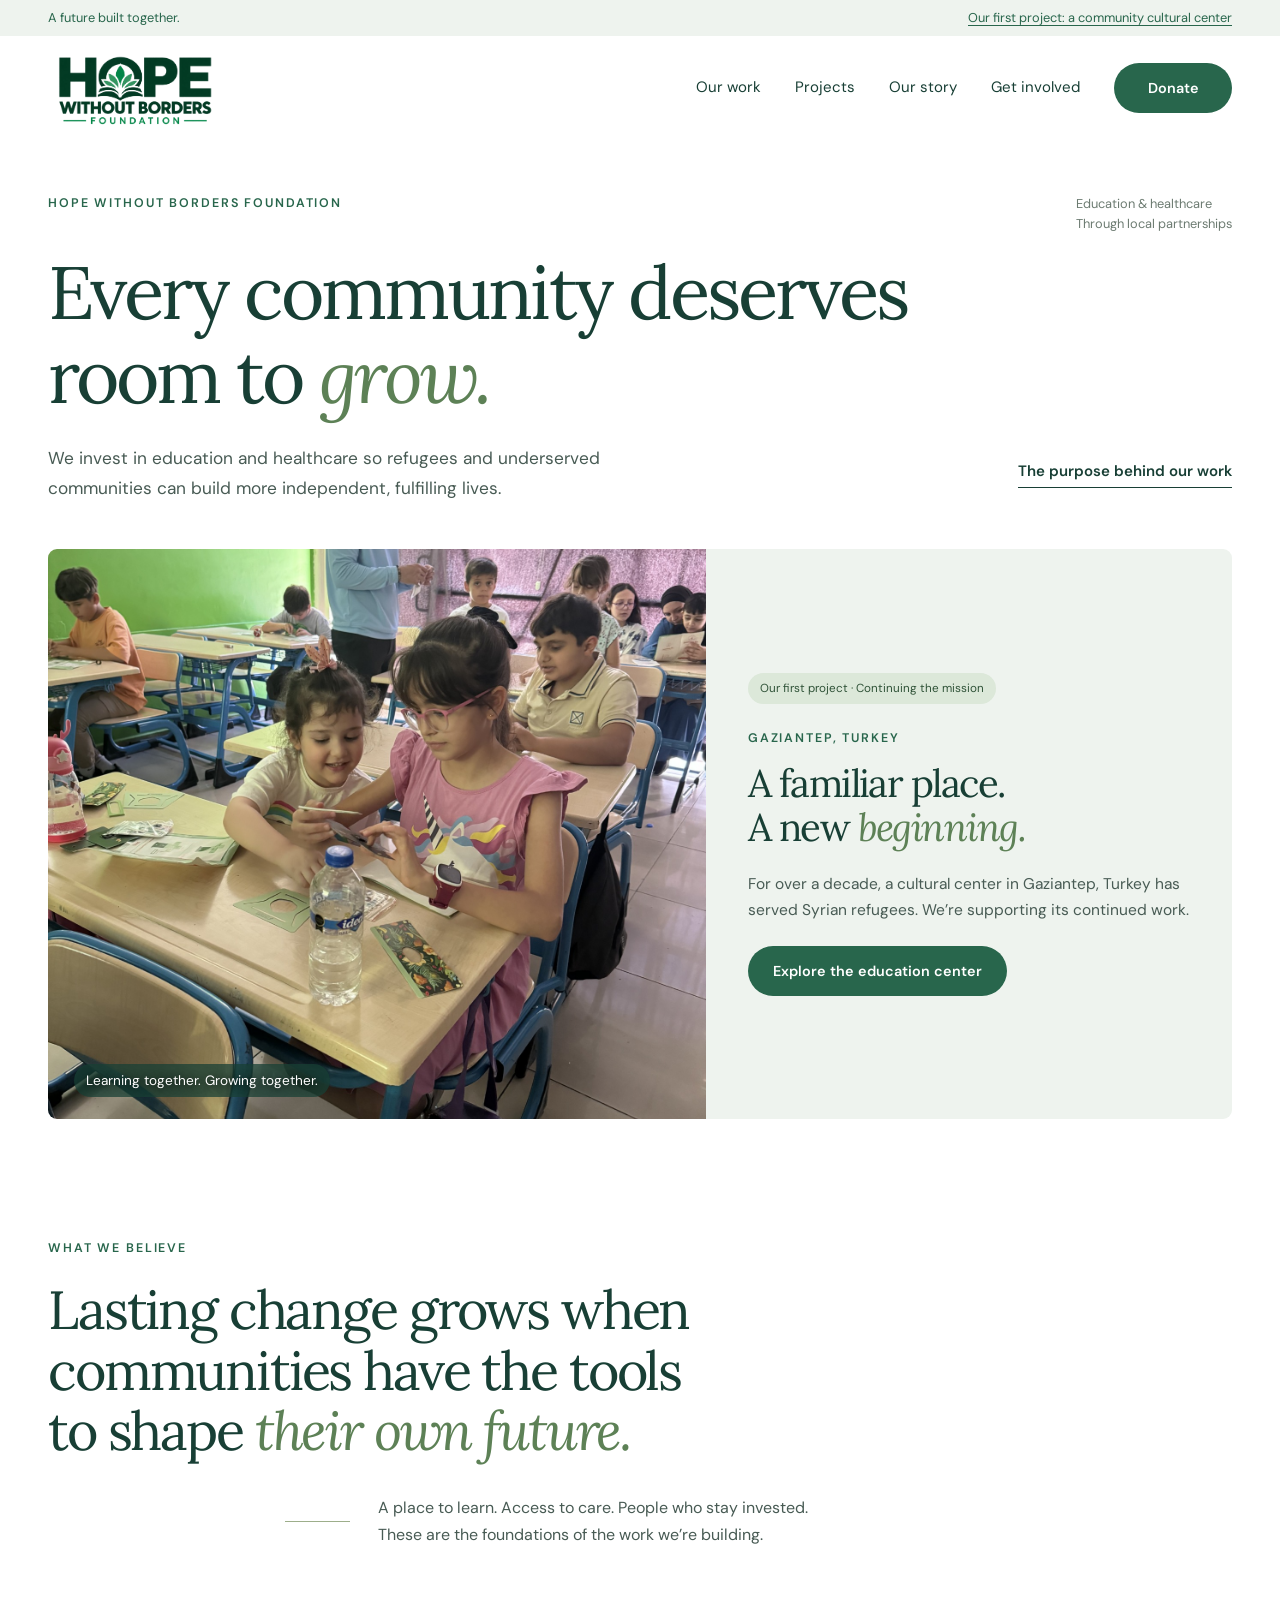
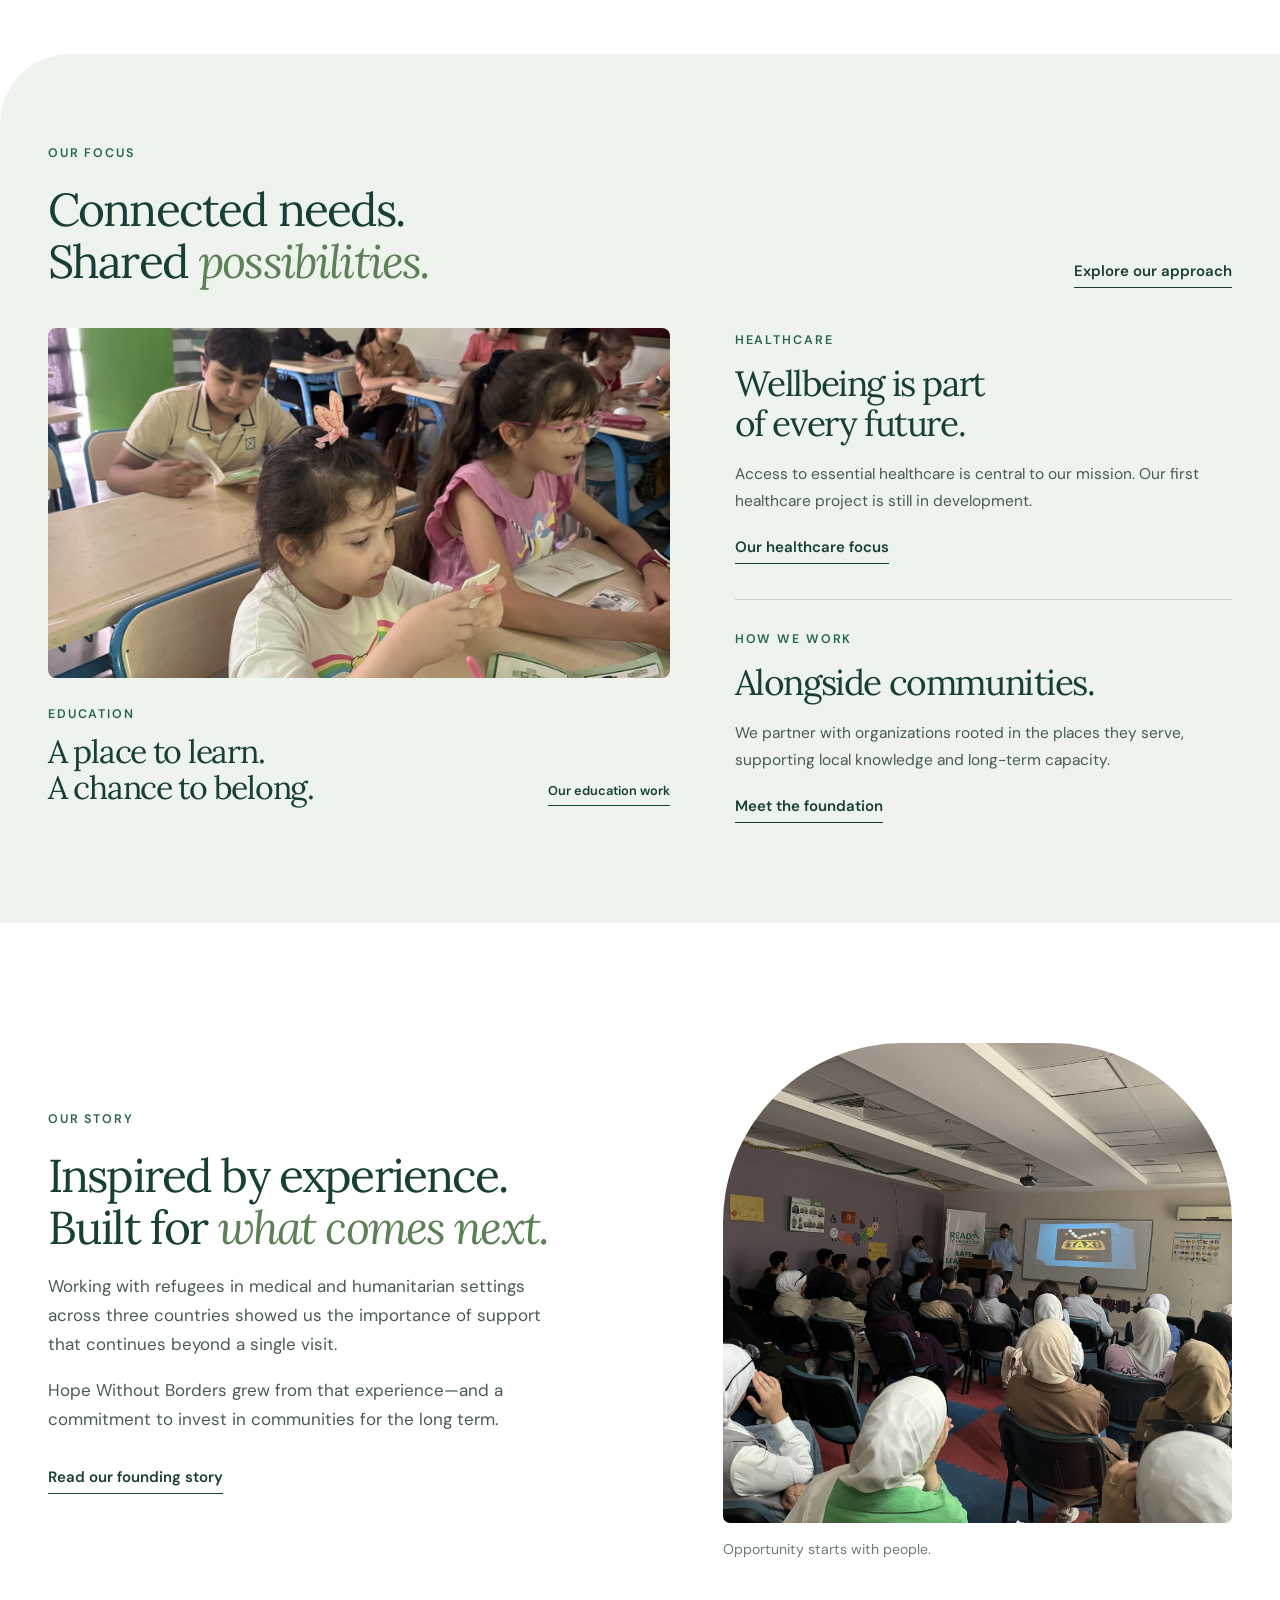
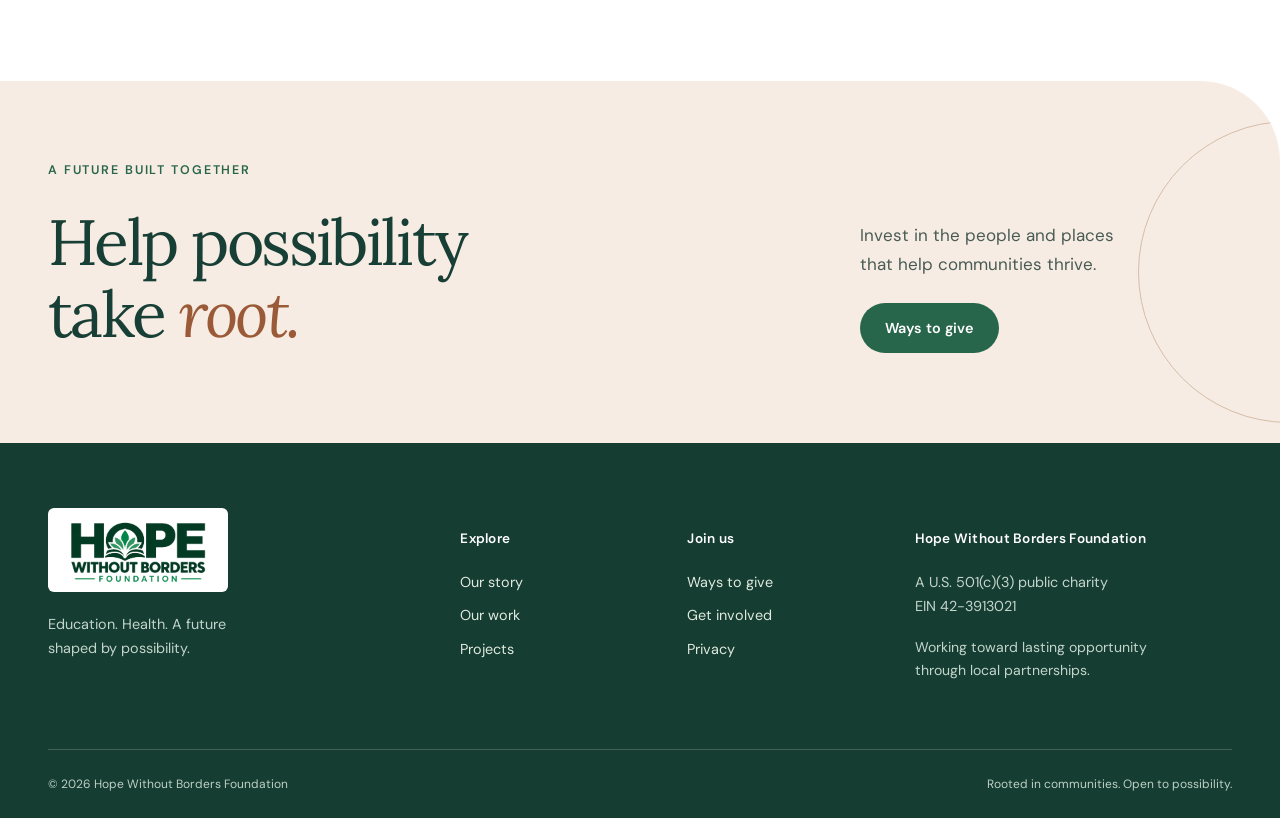
<file: index.html>
<!doctype html><html lang="en"><head><meta charset="utf-8"/><meta content="width=device-width, initial-scale=1" name="viewport"/><title>Home | Hope Without Borders Foundation</title><meta content="Supporting education, healthcare, and lasting opportunity for refugees and underserved communities." name="description"/><meta content="#183f35" name="theme-color"/><link href="assets/hwb-logo.png" rel="icon"/><link href="assets/styles.css?v=20261125" rel="stylesheet"/><script defer="" src="assets/config.js?v=20261125"></script><script defer="" src="assets/site.js?v=20261125"></script></head><body class="page-index"><a class="skip" href="#main">Skip to content</a><div class="utility"><div class="wrap"><span>A future built together.</span><a href="cultural-center.html">Our first project: a community cultural center</a></div></div><header><div class="wrap header"><a class="brand" href="index.html"><img src="assets/hwb-logo.png" alt="Hope Without Borders Foundation home" width="1774" height="887"></a><button class="menu-toggle" aria-expanded="false" aria-controls="main-nav" hidden>Menu</button><nav id="main-nav" aria-label="Main navigation"><a href="our-work.html">Our work</a><a href="projects.html">Projects</a><a href="about.html">Our story</a><a href="contact.html">Get involved</a><a class="button" href="donate.html">Donate</a></nav></div></header><main id="main"><section class="home-intro wrap"><div class="intro-top"><p class="eyebrow">Hope Without Borders Foundation</p><span class="intro-note">Education &amp; healthcare<br/>Through local partnerships</span></div><h1>Every community deserves<br/>room to <em>grow.</em></h1><div class="intro-bottom"><p>We invest in education and healthcare so refugees and underserved communities can build more independent, fulfilling lives.</p><a class="text-link" href="about.html">The purpose behind our work</a></div></section><section aria-label="Our first project" class="home-feature wrap"><div class="feature-photo"><img alt="Children sharing a classroom learning activity." class="hero-photo" loading="lazy" src="assets/photos/classroom-learning.jpg"/><span class="photo-label">Learning together. Growing together.</span></div><div class="feature-story"><span class="pill">Our first project · Continuing the mission</span><p class="eyebrow">Gaziantep, Turkey</p><h2>A familiar place.<br/>A new <em>beginning.</em></h2><p>For over a decade, a cultural center in Gaziantep, Turkey has served Syrian refugees. We’re supporting its continued work.</p><a class="button" href="cultural-center.html">Explore the education center</a></div></section><section class="belief wrap"><p class="eyebrow">What we believe</p><h2>Lasting change grows when<br/>communities have the tools<br/>to shape <em>their own future.</em></h2><div class="belief-bottom"><span aria-hidden="true" class="line-mark"></span><p>A place to learn. Access to care. People who stay invested.<br/>These are the foundations of the work we’re building.</p></div></section><section class="focus-section"><div class="wrap"><div class="section-heading"><div><p class="eyebrow">Our focus</p><h2>Connected needs.<br/>Shared <em>possibilities.</em></h2></div><a class="text-link" href="our-work.html">Explore our approach</a></div><div class="focus-layout"><a class="education-feature" href="education.html"><div class="image-clip"><img alt="Children making paper crafts during a learning activity." class="" loading="lazy" src="assets/photos/classroom-activity.jpg"/></div><div class="focus-caption"><div><span class="eyebrow">Education</span><h3>A place to learn.<br/>A chance to belong.</h3></div><span class="text-link">Our education work</span></div></a><div class="focus-aside"><article><span class="eyebrow">Healthcare</span><h3>Wellbeing is part<br/>of every future.</h3><p>Access to essential healthcare is central to our mission. Our first healthcare project is still in development.</p><a class="text-link" href="healthcare.html">Our healthcare focus</a></article><article class="partnership-note"><span class="eyebrow">How we work</span><h3>Alongside communities.</h3><p>We partner with organizations rooted in the places they serve, supporting local knowledge and long-term capacity.</p><a class="text-link" href="about.html">Meet the foundation</a></article></div></div></div></section><section class="origin wrap"><div class="origin-copy"><p class="eyebrow">Our story</p><h2>Inspired by experience.<br/>Built for <em>what comes next.</em></h2><p>Working with refugees in medical and humanitarian settings across three countries showed us the importance of support that continues beyond a single visit.</p><p>Hope Without Borders grew from that experience—and a commitment to invest in communities for the long term.</p><a class="text-link" href="about.html">Read our founding story</a></div><figure><img alt="Participants gathered for a group learning session." class="" loading="lazy" src="assets/photos/group-session.jpg"/><figcaption>Opportunity starts with people.</figcaption></figure></section><section class="cta"><div class="wrap"><p class="eyebrow">A future built together</p><div class="cta-row"><h2>Help possibility<br/>take <em>root.</em></h2><div><p>Invest in the people and places<br/>that help communities thrive.</p><a class="button" href="donate.html">Ways to give</a></div></div></div></section></main><footer><div class="wrap footer-top"><div><a class="footer-brand" href="index.html"><img src="assets/hwb-logo.png" alt="Hope Without Borders Foundation"></a><p>Education. Health. A future<br>shaped by possibility.</p></div><div><h2>Explore</h2><a href="about.html">Our story</a><a href="our-work.html">Our work</a><a href="projects.html">Projects</a></div><div><h2>Join us</h2><a href="donate.html">Ways to give</a><a href="contact.html">Get involved</a><a href="privacy.html">Privacy</a></div><div><h2>Hope Without Borders Foundation</h2><p>A U.S. 501(c)(3) public charity<br>EIN 42-3913021</p><p class="small">Working toward lasting opportunity<br>through local partnerships.</p></div></div><div class="wrap footer-bottom"><span>© 2026 Hope Without Borders Foundation</span><span>Rooted in communities. Open to possibility.</span></div></footer><script defer src="assets/navigation.js?v=20261125"></script></body></html>
</file>
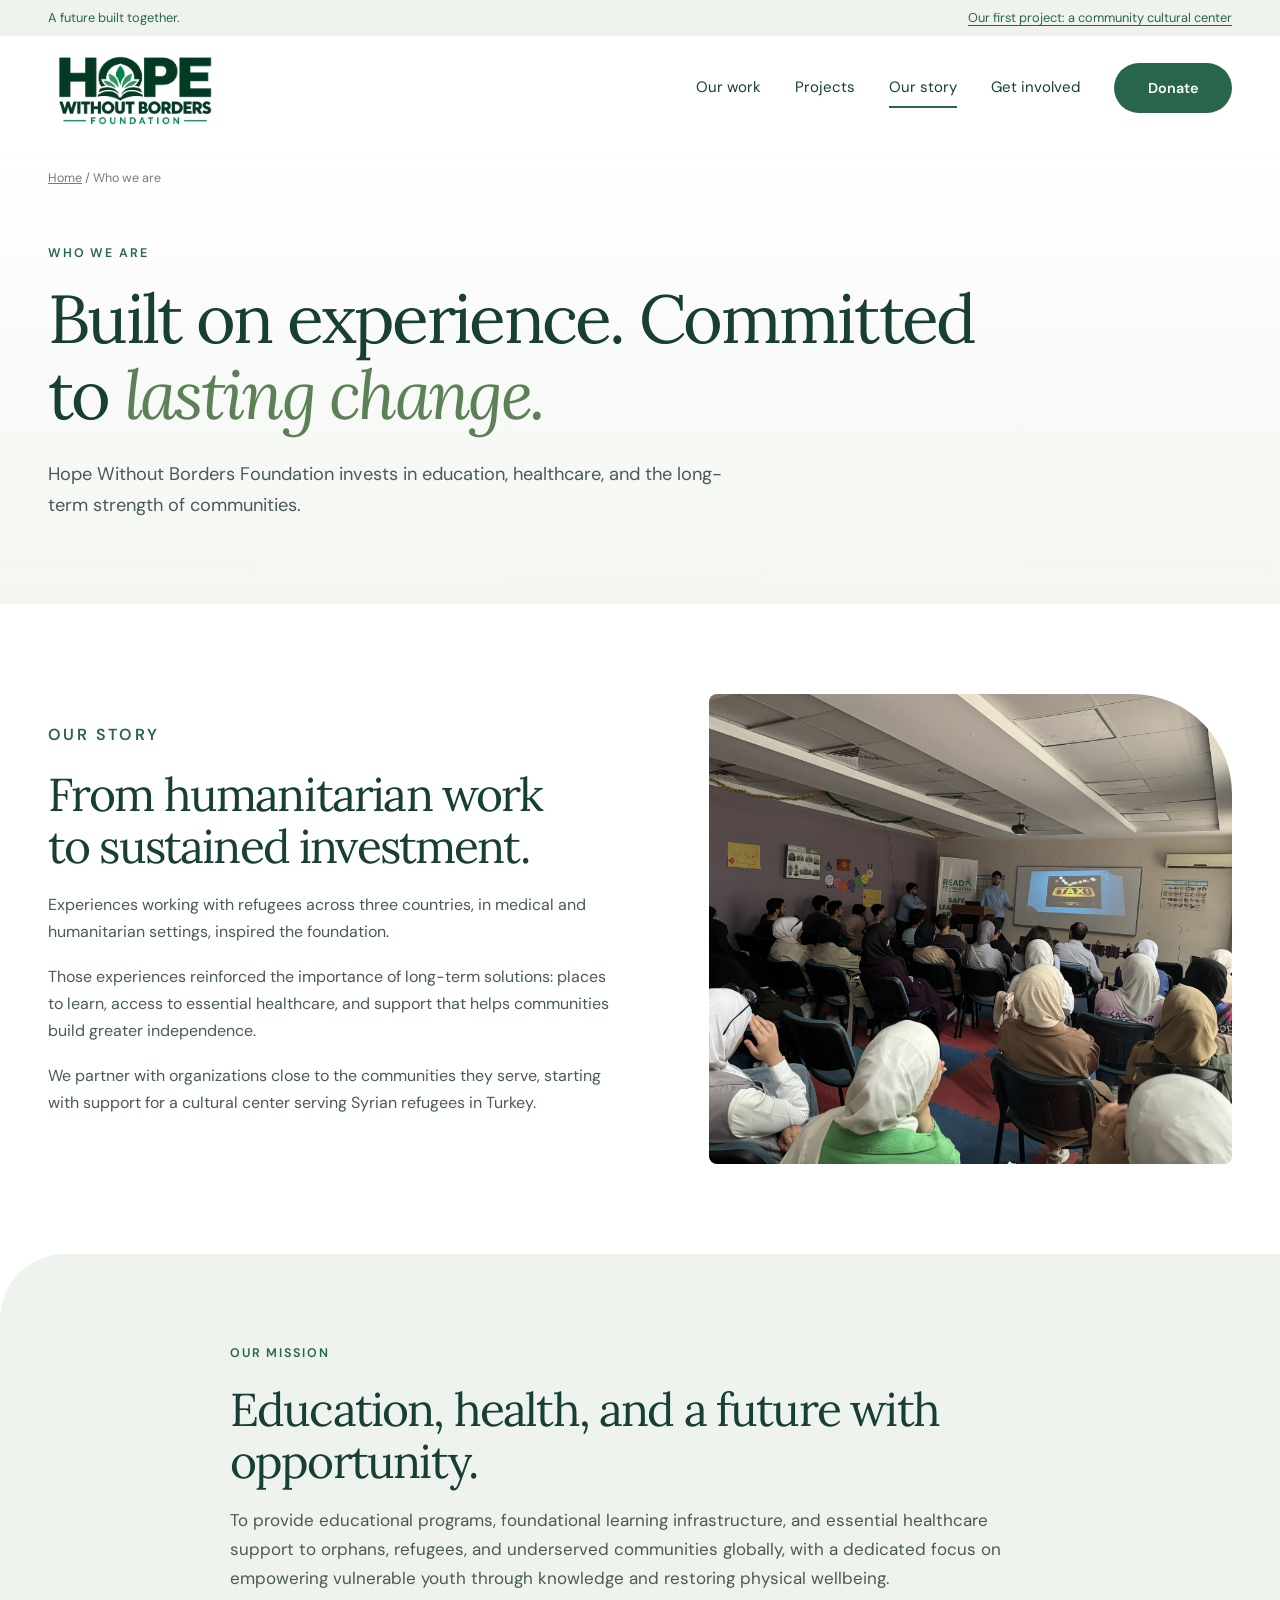
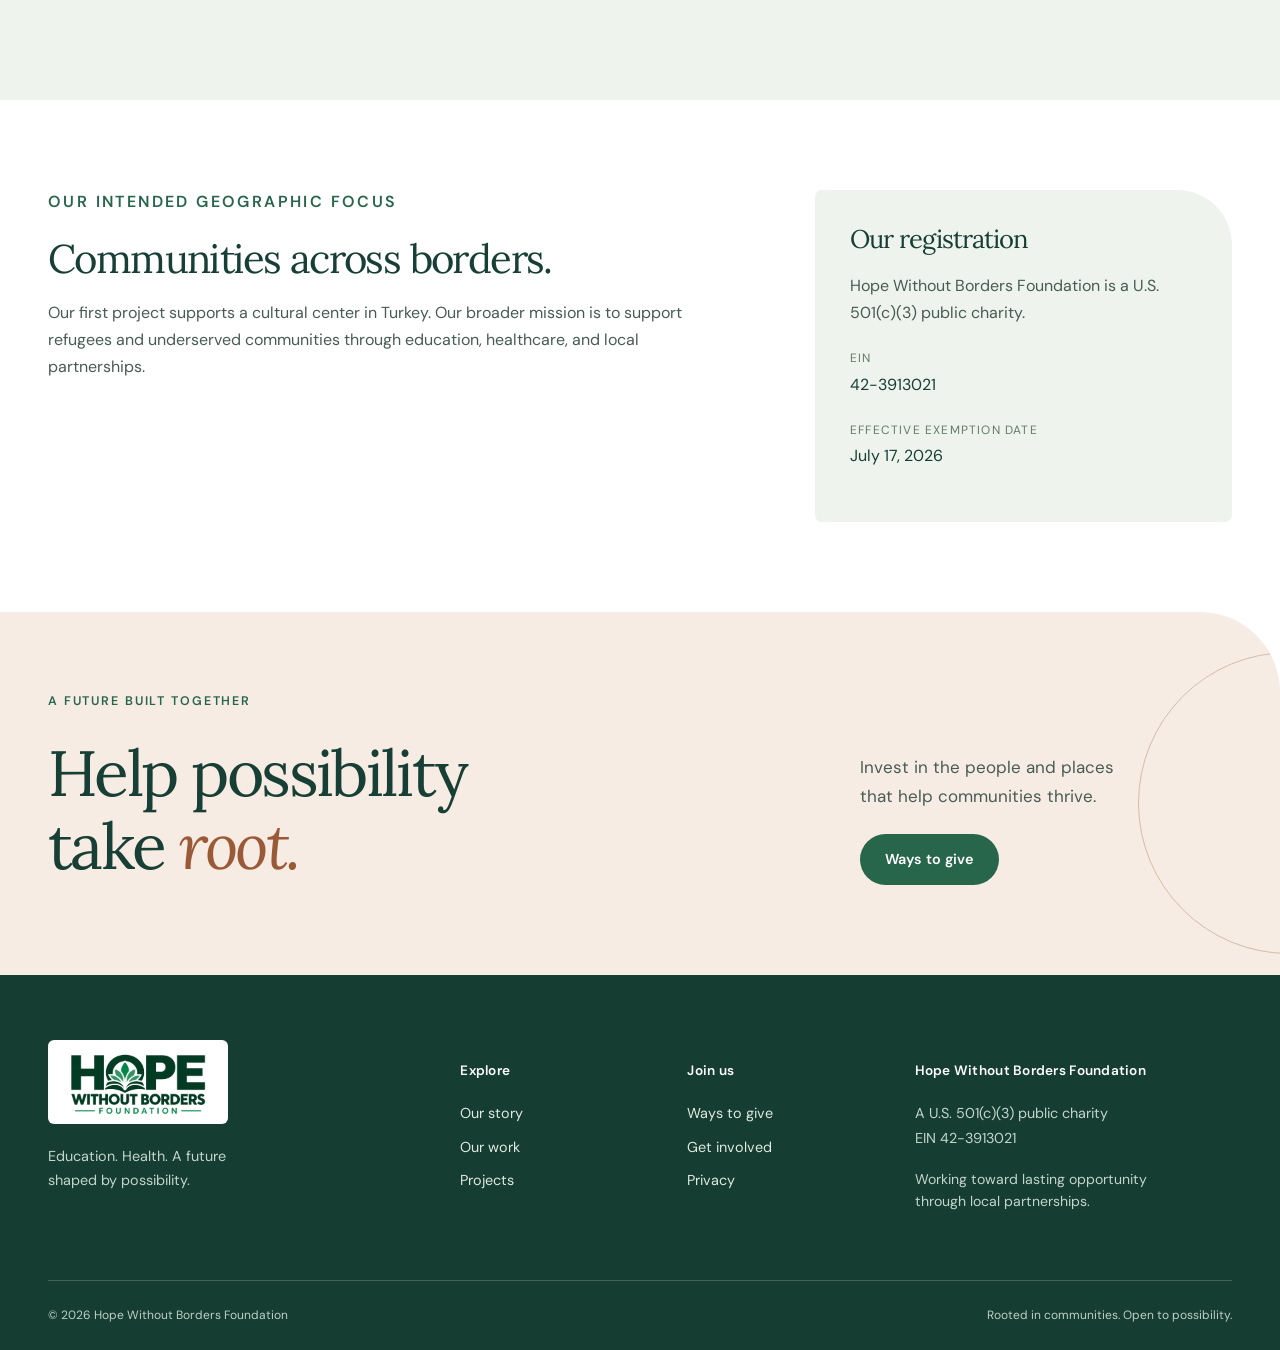
<file: about.html>
<!doctype html><html lang="en"><head><meta charset="utf-8"/><meta content="width=device-width, initial-scale=1" name="viewport"/><title>Who we are | Hope Without Borders Foundation</title><meta content="Our founding story, mission, intended geographic focus, and nonprofit registration." name="description"/><meta content="#183f35" name="theme-color"/><link href="assets/hwb-logo.png" rel="icon"/><link href="assets/styles.css?v=20261125" rel="stylesheet"/><script defer="" src="assets/config.js?v=20261125"></script><script defer="" src="assets/site.js?v=20261125"></script></head><body class="page-about"><a class="skip" href="#main">Skip to content</a><div class="utility"><div class="wrap"><span>A future built together.</span><a href="cultural-center.html">Our first project: a community cultural center</a></div></div><header><div class="wrap header"><a class="brand" href="index.html"><img src="assets/hwb-logo.png" alt="Hope Without Borders Foundation home" width="1774" height="887"></a><button class="menu-toggle" aria-expanded="false" aria-controls="main-nav" hidden>Menu</button><nav id="main-nav" aria-label="Main navigation"><a href="our-work.html">Our work</a><a href="projects.html">Projects</a><a href="about.html" aria-current="page">Our story</a><a href="contact.html">Get involved</a><a class="button" href="donate.html">Donate</a></nav></div></header><main id="main"><section class="page-intro about-intro"><div class="wrap"><div class="crumb"><a href="index.html">Home</a> / Who we are</div><p class="eyebrow">Who we are</p><h1 class="display-title">Built on experience. Committed to <em>lasting change.</em></h1><p class="lead">Hope Without Borders Foundation invests in education, healthcare, and the long-term strength of communities.</p></div></section><section class="wrap section story-grid"><div><p class="eyebrow">Our story</p><h2>From humanitarian work<br/>to sustained investment.</h2><p>Experiences working with refugees across three countries, in medical and humanitarian settings, inspired the foundation.</p><p>Those experiences reinforced the importance of long-term solutions: places to learn, access to essential healthcare, and support that helps communities build greater independence.</p><p>We partner with organizations close to the communities they serve, starting with support for a cultural center serving Syrian refugees in Turkey.</p></div><img alt="Participants gathered for a learning session." class="" loading="lazy" src="assets/photos/group-session.jpg"/></section><section class="pale section"><div class="wrap narrow"><p class="eyebrow">Our mission</p><h2>Education, health, and a future with opportunity.</h2><p>To provide educational programs, foundational learning infrastructure, and essential healthcare support to orphans, refugees, and underserved communities globally, with a dedicated focus on empowering vulnerable youth through knowledge and restoring physical wellbeing.</p></div></section><section class="wrap section detail-grid"><div><p class="eyebrow">Our intended geographic focus</p><h2>Communities across borders.</h2><p>Our first project supports a cultural center in Turkey. Our broader mission is to support refugees and underserved communities through education, healthcare, and local partnerships.</p></div><aside class="facts"><h3>Our registration</h3><p>Hope Without Borders Foundation is a U.S. 501(c)(3) public charity.</p><dl><dt>EIN</dt><dd>42-3913021</dd><dt>Effective exemption date</dt><dd>July 17, 2026</dd></dl></aside></section><section class="cta"><div class="wrap"><p class="eyebrow">A future built together</p><div class="cta-row"><h2>Help possibility<br/>take <em>root.</em></h2><div><p>Invest in the people and places<br/>that help communities thrive.</p><a class="button" href="donate.html">Ways to give</a></div></div></div></section></main><footer><div class="wrap footer-top"><div><a class="footer-brand" href="index.html"><img src="assets/hwb-logo.png" alt="Hope Without Borders Foundation"></a><p>Education. Health. A future<br>shaped by possibility.</p></div><div><h2>Explore</h2><a href="about.html">Our story</a><a href="our-work.html">Our work</a><a href="projects.html">Projects</a></div><div><h2>Join us</h2><a href="donate.html">Ways to give</a><a href="contact.html">Get involved</a><a href="privacy.html">Privacy</a></div><div><h2>Hope Without Borders Foundation</h2><p>A U.S. 501(c)(3) public charity<br>EIN 42-3913021</p><p class="small">Working toward lasting opportunity<br>through local partnerships.</p></div></div><div class="wrap footer-bottom"><span>© 2026 Hope Without Borders Foundation</span><span>Rooted in communities. Open to possibility.</span></div></footer><script defer src="assets/navigation.js?v=20261125"></script></body></html>
</file>
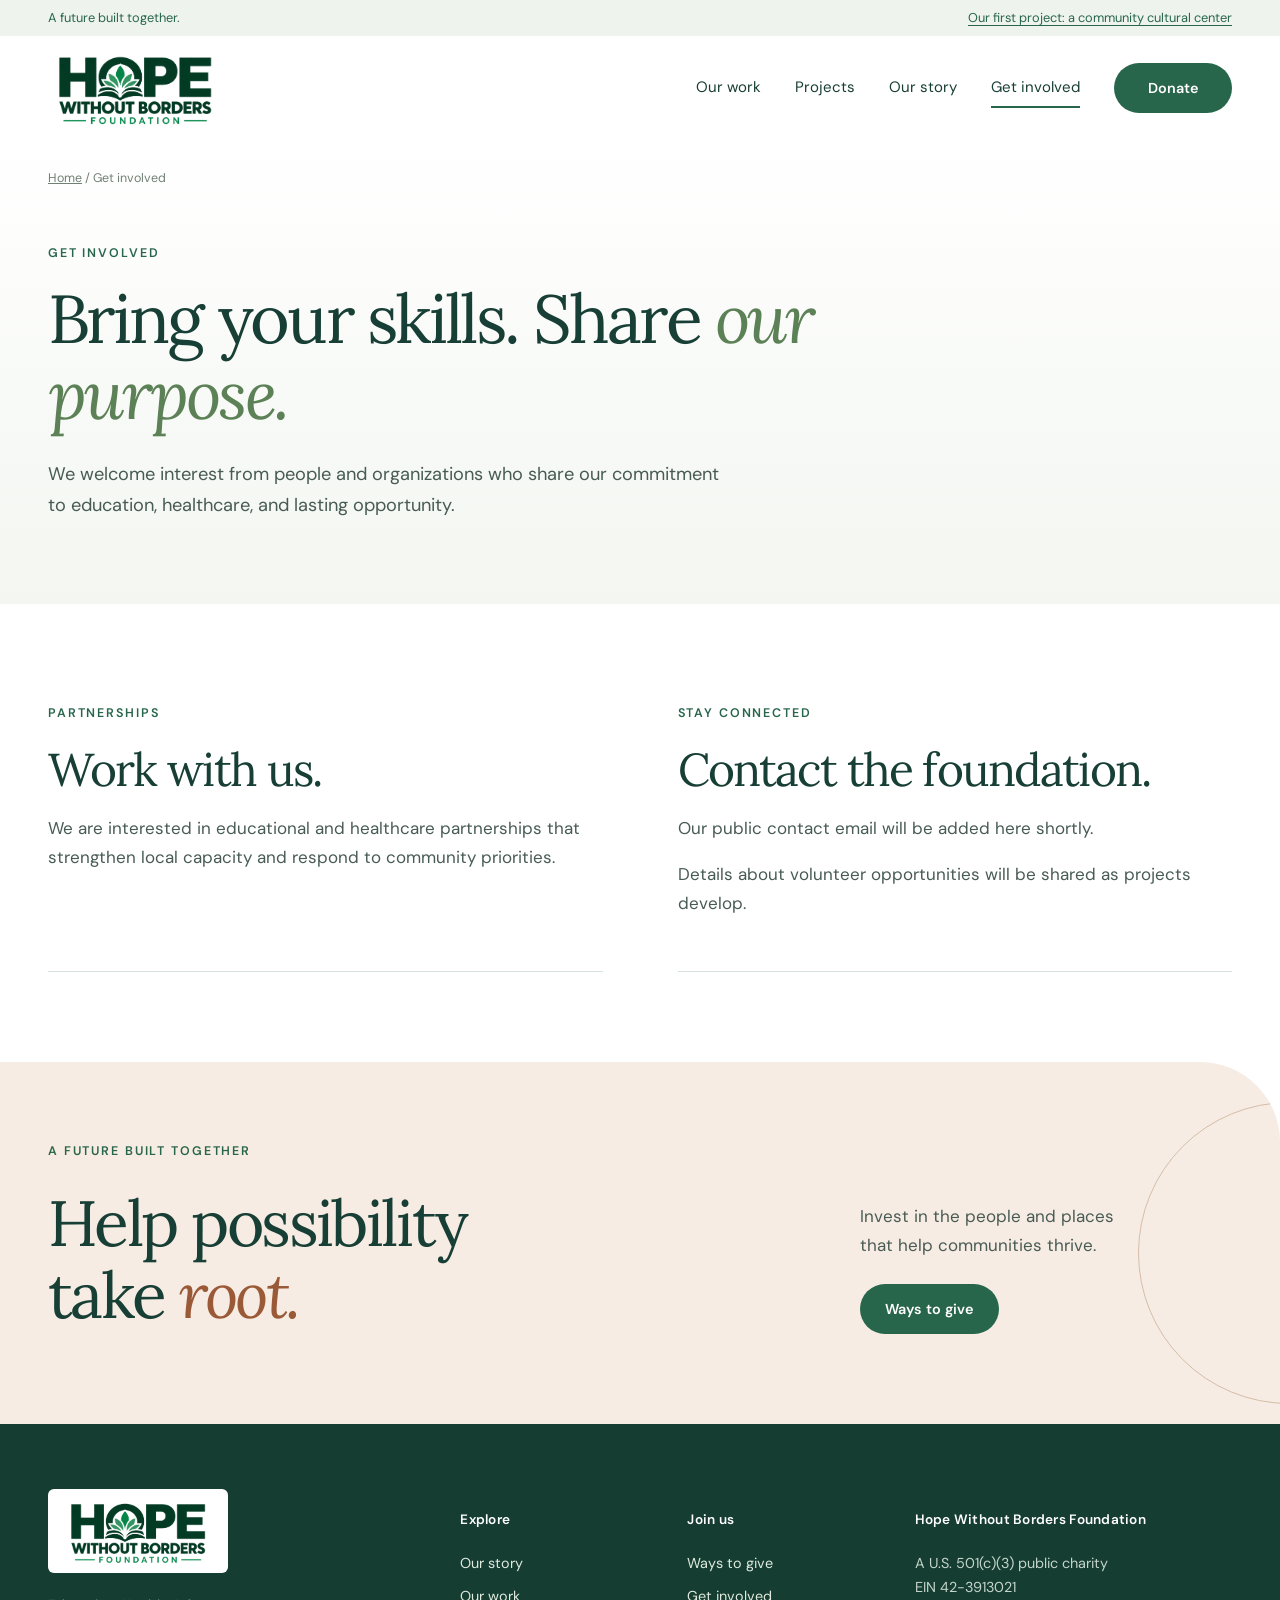
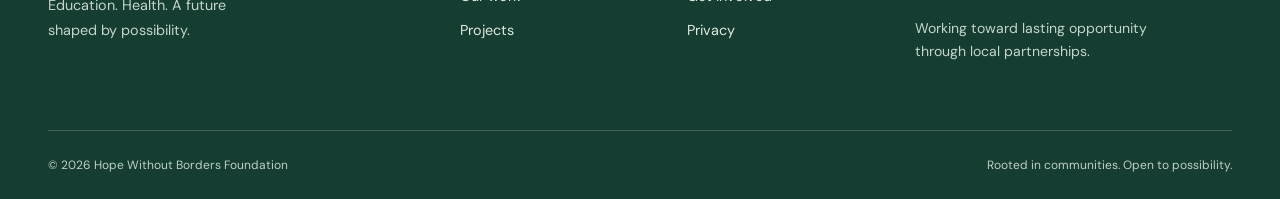
<file: contact.html>
<!doctype html><html lang="en"><head><meta charset="utf-8"/><meta content="width=device-width, initial-scale=1" name="viewport"/><title>Get involved | Hope Without Borders Foundation</title><meta content="Explore ways to support Hope Without Borders Foundation." name="description"/><meta content="#183f35" name="theme-color"/><link href="assets/hwb-logo.png" rel="icon"/><link href="assets/styles.css?v=20261125" rel="stylesheet"/><script defer="" src="assets/config.js?v=20261125"></script><script defer="" src="assets/site.js?v=20261125"></script></head><body class="page-contact"><a class="skip" href="#main">Skip to content</a><div class="utility"><div class="wrap"><span>A future built together.</span><a href="cultural-center.html">Our first project: a community cultural center</a></div></div><header><div class="wrap header"><a class="brand" href="index.html"><img src="assets/hwb-logo.png" alt="Hope Without Borders Foundation home" width="1774" height="887"></a><button class="menu-toggle" aria-expanded="false" aria-controls="main-nav" hidden>Menu</button><nav id="main-nav" aria-label="Main navigation"><a href="our-work.html">Our work</a><a href="projects.html">Projects</a><a href="about.html">Our story</a><a href="contact.html" aria-current="page">Get involved</a><a class="button" href="donate.html">Donate</a></nav></div></header><main id="main"><section class="page-intro contact-intro"><div class="wrap"><div class="crumb"><a href="index.html">Home</a> / Get involved</div><p class="eyebrow">Get involved</p><h1 class="display-title">Bring your skills. Share <em>our purpose.</em></h1><p class="lead">We welcome interest from people and organizations who share our commitment to education, healthcare, and lasting opportunity.</p></div></section><section class="wrap section work-grid"><article class="work-card"><p class="eyebrow">Partnerships</p><h2>Work with us.</h2><p>We are interested in educational and healthcare partnerships that strengthen local capacity and respond to community priorities.</p></article><article class="work-card"><p class="eyebrow">Stay connected</p><h2>Contact the foundation.</h2><div data-contact=""><p>Our public contact email will be added here shortly.</p></div><p>Details about volunteer opportunities will be shared as projects develop.</p></article></section><section class="cta"><div class="wrap"><p class="eyebrow">A future built together</p><div class="cta-row"><h2>Help possibility<br/>take <em>root.</em></h2><div><p>Invest in the people and places<br/>that help communities thrive.</p><a class="button" href="donate.html">Ways to give</a></div></div></div></section></main><footer><div class="wrap footer-top"><div><a class="footer-brand" href="index.html"><img src="assets/hwb-logo.png" alt="Hope Without Borders Foundation"></a><p>Education. Health. A future<br>shaped by possibility.</p></div><div><h2>Explore</h2><a href="about.html">Our story</a><a href="our-work.html">Our work</a><a href="projects.html">Projects</a></div><div><h2>Join us</h2><a href="donate.html">Ways to give</a><a href="contact.html">Get involved</a><a href="privacy.html">Privacy</a></div><div><h2>Hope Without Borders Foundation</h2><p>A U.S. 501(c)(3) public charity<br>EIN 42-3913021</p><p class="small">Working toward lasting opportunity<br>through local partnerships.</p></div></div><div class="wrap footer-bottom"><span>© 2026 Hope Without Borders Foundation</span><span>Rooted in communities. Open to possibility.</span></div></footer><script defer src="assets/navigation.js?v=20261125"></script></body></html>
</file>
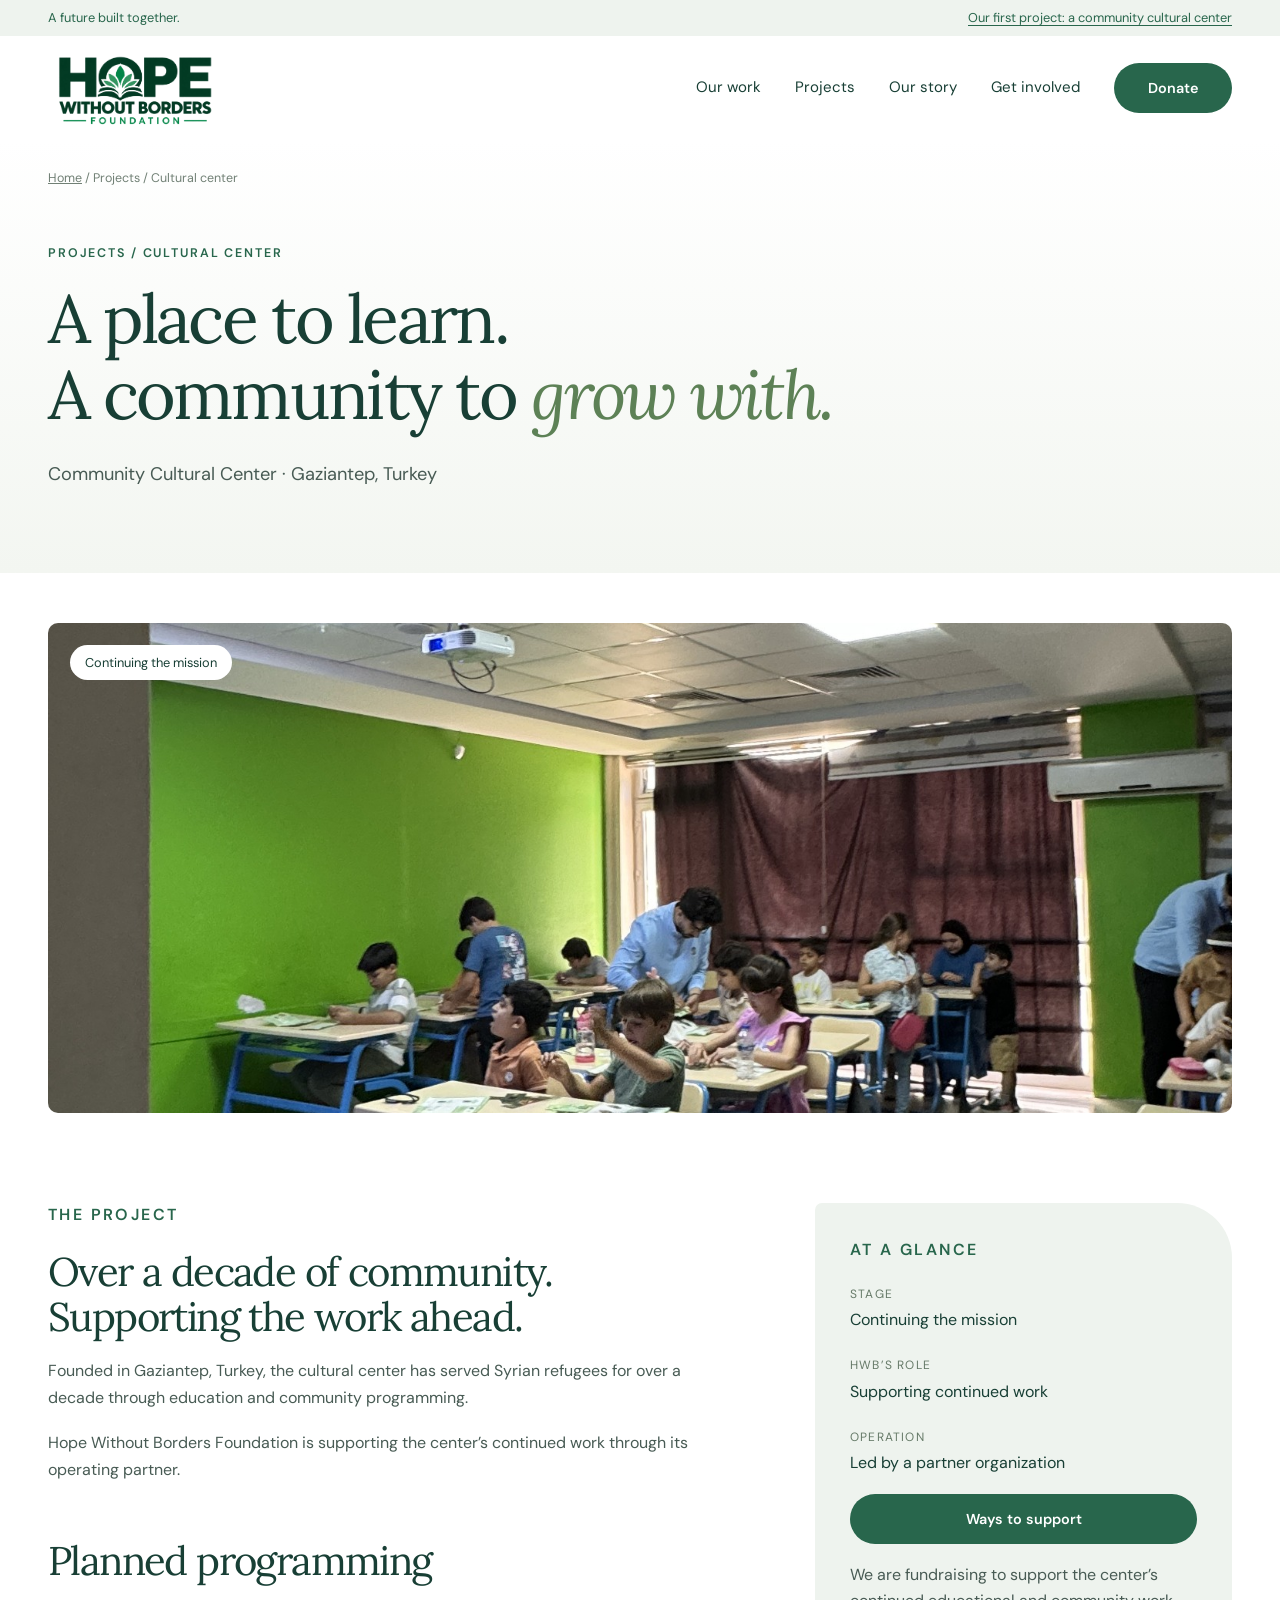
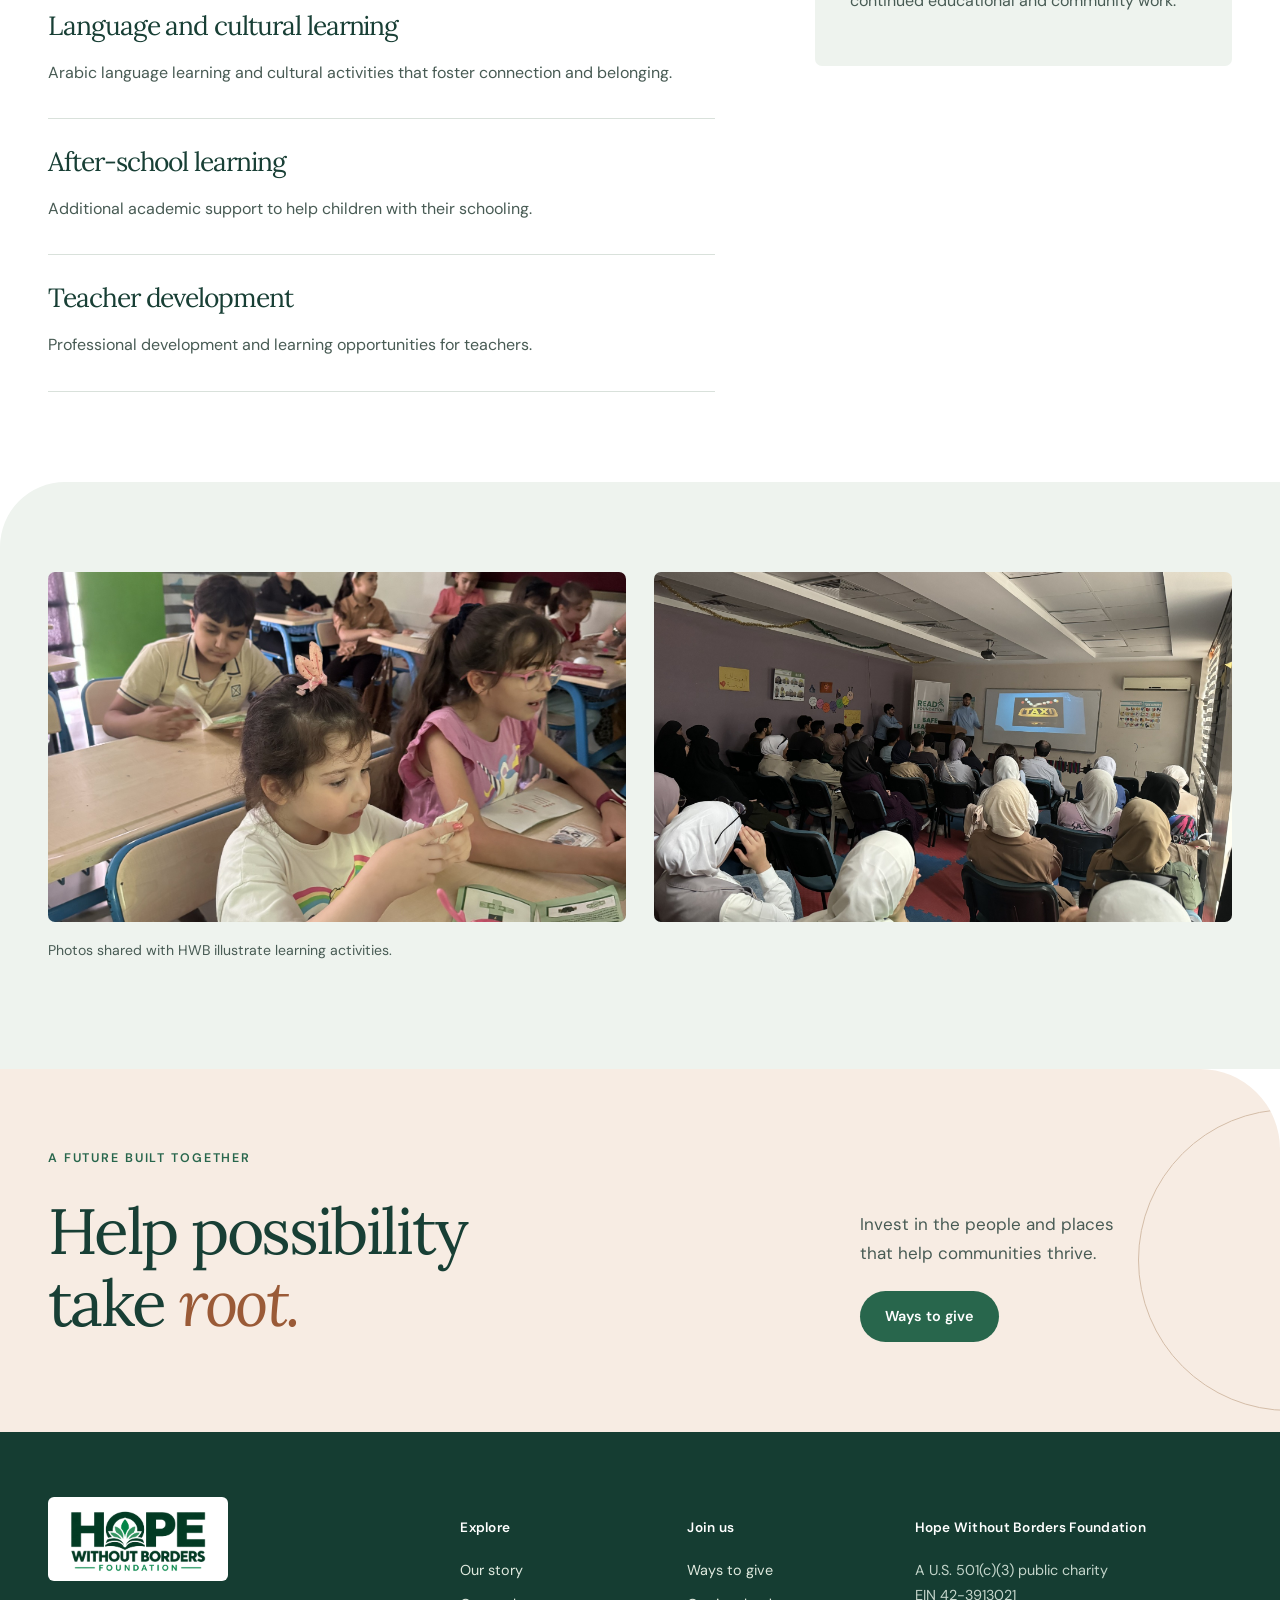
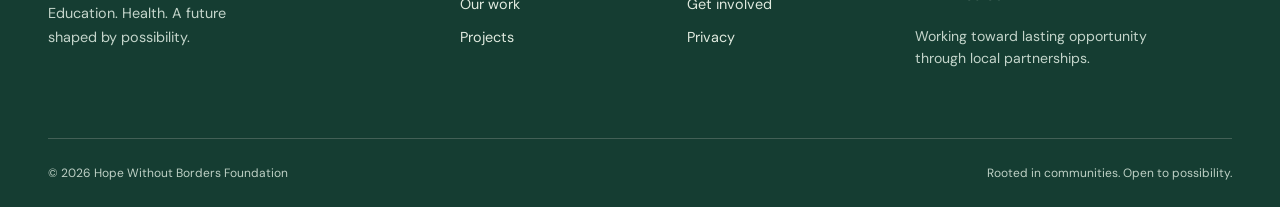
<file: cultural-center.html>
<!doctype html><html lang="en"><head><meta charset="utf-8"/><meta content="width=device-width, initial-scale=1" name="viewport"/><title>Community Cultural Center | Hope Without Borders Foundation</title><meta content="Supporting continued work of a community education center in Gaziantep, Turkey." name="description"/><meta content="#183f35" name="theme-color"/><link href="assets/hwb-logo.png" rel="icon"/><link href="assets/styles.css?v=20261125" rel="stylesheet"/><script defer="" src="assets/config.js?v=20261125"></script><script defer="" src="assets/site.js?v=20261125"></script></head><body class="page-cultural-center"><a class="skip" href="#main">Skip to content</a><div class="utility"><div class="wrap"><span>A future built together.</span><a href="cultural-center.html">Our first project: a community cultural center</a></div></div><header><div class="wrap header"><a class="brand" href="index.html"><img src="assets/hwb-logo.png" alt="Hope Without Borders Foundation home" width="1774" height="887"></a><button class="menu-toggle" aria-expanded="false" aria-controls="main-nav" hidden>Menu</button><nav id="main-nav" aria-label="Main navigation"><a href="our-work.html">Our work</a><a href="projects.html">Projects</a><a href="about.html">Our story</a><a href="contact.html">Get involved</a><a class="button" href="donate.html">Donate</a></nav></div></header><main id="main"><section class="page-intro cultural-center-intro"><div class="wrap"><div class="crumb"><a href="index.html">Home</a> / Projects / Cultural center</div><p class="eyebrow">Projects / Cultural center</p><h1 class="display-title">A place to learn.<br/>A community to <em>grow with.</em></h1><p class="lead">Community Cultural Center · Gaziantep, Turkey</p></div></section><div class="wrap project-banner"><img alt="A classroom with children and adults taking part in learning activities." class="" loading="lazy" src="assets/photos/classroom-wide.jpg"/><span class="tag">Continuing the mission</span></div><section class="wrap section detail-grid"><div><p class="eyebrow">The project</p><h2>Over a decade of community.<br/>Supporting the work ahead.</h2><p>Founded in Gaziantep, Turkey, the cultural center has served Syrian refugees for over a decade through education and community programming.</p><p>Hope Without Borders Foundation is supporting the center’s continued work through its operating partner.</p><h2 class="spaced">Planned programming</h2><div class="program"><h3>Language and cultural learning</h3><p>Arabic language learning and cultural activities that foster connection and belonging.</p></div><div class="program"><h3>After-school learning</h3><p>Additional academic support to help children with their schooling.</p></div><div class="program"><h3>Teacher development</h3><p>Professional development and learning opportunities for teachers.</p></div></div><aside class="facts"><p class="eyebrow">At a glance</p><dl><dt>Stage</dt><dd>Continuing the mission</dd><dt>HWB’s role</dt><dd>Supporting continued work</dd><dt>Operation</dt><dd>Led by a partner organization</dd></dl><a class="button" href="donate.html">Ways to support</a><p class="small">We are fundraising to support the center’s continued educational and community work.</p></aside></section><section class="pale section"><div class="wrap"><div class="photo-grid"><img alt="Children working with paper during a classroom activity." class="" loading="lazy" src="assets/photos/classroom-activity.jpg"/><img alt="A group learning session." class="" loading="lazy" src="assets/photos/group-session.jpg"/></div><p class="small">Photos shared with HWB illustrate learning activities.</p></div></section><section class="cta"><div class="wrap"><p class="eyebrow">A future built together</p><div class="cta-row"><h2>Help possibility<br/>take <em>root.</em></h2><div><p>Invest in the people and places<br/>that help communities thrive.</p><a class="button" href="donate.html">Ways to give</a></div></div></div></section></main><footer><div class="wrap footer-top"><div><a class="footer-brand" href="index.html"><img src="assets/hwb-logo.png" alt="Hope Without Borders Foundation"></a><p>Education. Health. A future<br>shaped by possibility.</p></div><div><h2>Explore</h2><a href="about.html">Our story</a><a href="our-work.html">Our work</a><a href="projects.html">Projects</a></div><div><h2>Join us</h2><a href="donate.html">Ways to give</a><a href="contact.html">Get involved</a><a href="privacy.html">Privacy</a></div><div><h2>Hope Without Borders Foundation</h2><p>A U.S. 501(c)(3) public charity<br>EIN 42-3913021</p><p class="small">Working toward lasting opportunity<br>through local partnerships.</p></div></div><div class="wrap footer-bottom"><span>© 2026 Hope Without Borders Foundation</span><span>Rooted in communities. Open to possibility.</span></div></footer><script defer src="assets/navigation.js?v=20261125"></script></body></html>
</file>
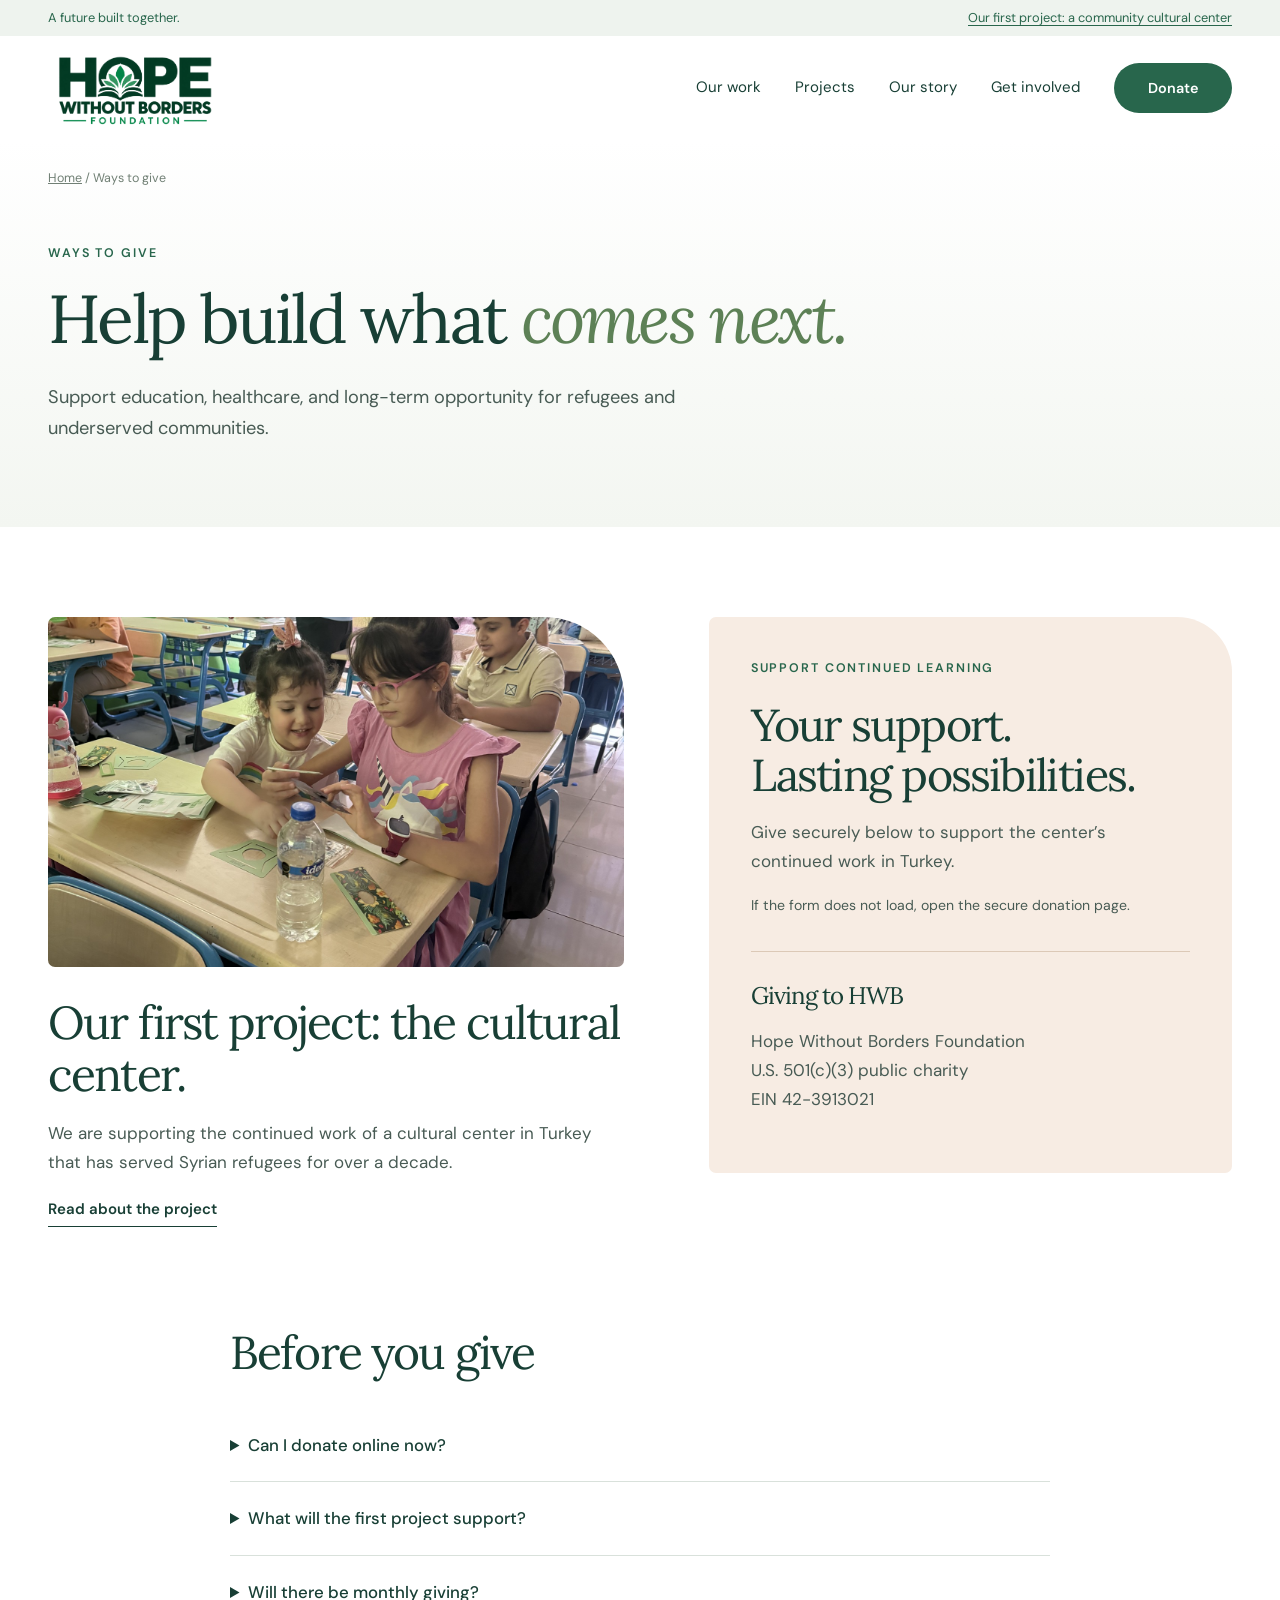
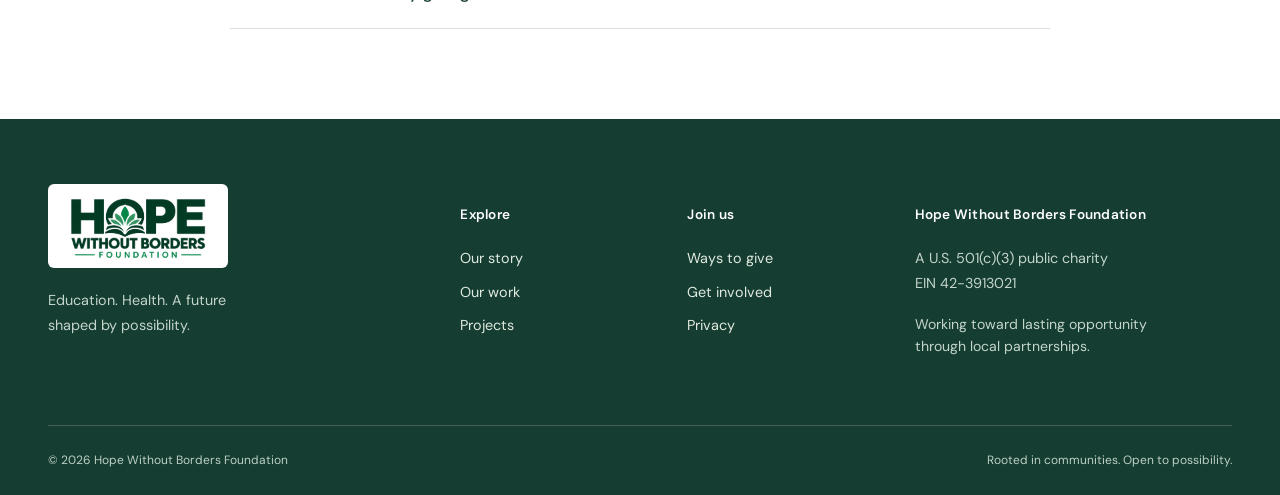
<file: donate.html>
<!doctype html><html lang="en"><head><meta charset="utf-8"/><meta content="width=device-width, initial-scale=1" name="viewport"/><title>Ways to give | Hope Without Borders Foundation</title><meta content="Support long-term education and healthcare through Hope Without Borders Foundation." name="description"/><meta content="#183f35" name="theme-color"/><link href="assets/hwb-logo.png" rel="icon"/><link href="assets/styles.css?v=20261125" rel="stylesheet"/><script defer="" src="assets/config.js?v=20261125"></script><script defer="" src="assets/site.js?v=20261125"></script>
<script type="text/javascript" defer id="charitystack-embed" data-id="org_us9oJpx6Cx" src="https://scripts.charitystack.com/bundle.js"></script></head><body class="page-donate"><a class="skip" href="#main">Skip to content</a><div class="utility"><div class="wrap"><span>A future built together.</span><a href="cultural-center.html">Our first project: a community cultural center</a></div></div><header><div class="wrap header"><a class="brand" href="index.html"><img src="assets/hwb-logo.png" alt="Hope Without Borders Foundation home" width="1774" height="887"></a><button class="menu-toggle" aria-expanded="false" aria-controls="main-nav" hidden>Menu</button><nav id="main-nav" aria-label="Main navigation"><a href="our-work.html">Our work</a><a href="projects.html">Projects</a><a href="about.html">Our story</a><a href="contact.html">Get involved</a><a class="button" href="donate.html">Donate</a></nav></div></header><main id="main"><section class="page-intro donate-intro"><div class="wrap"><div class="crumb"><a href="index.html">Home</a> / Ways to give</div><p class="eyebrow">Ways to give</p><h1 class="display-title">Help build what <em>comes next.</em></h1><p class="lead">Support education, healthcare, and long-term opportunity for refugees and underserved communities.</p></div></section><section class="wrap section giving-grid"><div><img alt="Children learning together in a classroom." class="giving-photo" loading="lazy" src="assets/photos/classroom-learning.jpg"/><h2>Our first project: the cultural center.</h2><p>We are supporting the continued work of a cultural center in Turkey that has served Syrian refugees for over a decade.</p><a class="text-link" href="cultural-center.html">Read about the project</a></div><div class="facts giving-panel"><p class="eyebrow" data-giving-status="">Support continued learning</p><h2>Your support.<br/>Lasting possibilities.</h2><p data-donation-state="">Give securely below to support the center’s continued work in Turkey.</p><div id="charitystack-form-slot"><div data-entity="EMBED_FORM" data-source="CharityStack" id="78d6b693-0c43-48d2-877d-dfcc3b29cf84"></div></div><p class="small">If the form does not load, <a href="https://charitystack.com/donate/78d6b693-0c43-48d2-877d-dfcc3b29cf84" target="_blank" rel="noopener">open the secure donation page</a>.</p><div class="giving-registration"><h3>Giving to HWB</h3><p>Hope Without Borders Foundation<br/>U.S. 501(c)(3) public charity<br/>EIN 42-3913021</p></div></div></section><section class="wrap section narrow faq"><h2>Before you give</h2><details><summary>Can I donate online now?</summary><p data-donation-pending="">Yes. Use the CharityStack form above to choose your gift and complete your donation.</p><p data-checkout-note="" hidden="">Use the secure giving link above to view available donation options.</p></details><details><summary>What will the first project support?</summary><p>HWB is fundraising to support the continued work of a partner-operated cultural center in Turkey, serving Syrian refugees through education and community programming.</p></details><details><summary>Will there be monthly giving?</summary><p>Yes. The form offers one-time and monthly giving.</p></details></section></main><footer><div class="wrap footer-top"><div><a class="footer-brand" href="index.html"><img src="assets/hwb-logo.png" alt="Hope Without Borders Foundation"></a><p>Education. Health. A future<br>shaped by possibility.</p></div><div><h2>Explore</h2><a href="about.html">Our story</a><a href="our-work.html">Our work</a><a href="projects.html">Projects</a></div><div><h2>Join us</h2><a href="donate.html">Ways to give</a><a href="contact.html">Get involved</a><a href="privacy.html">Privacy</a></div><div><h2>Hope Without Borders Foundation</h2><p>A U.S. 501(c)(3) public charity<br>EIN 42-3913021</p><p class="small">Working toward lasting opportunity<br>through local partnerships.</p></div></div><div class="wrap footer-bottom"><span>© 2026 Hope Without Borders Foundation</span><span>Rooted in communities. Open to possibility.</span></div></footer><script defer src="assets/navigation.js?v=20261125"></script></body></html>
</file>
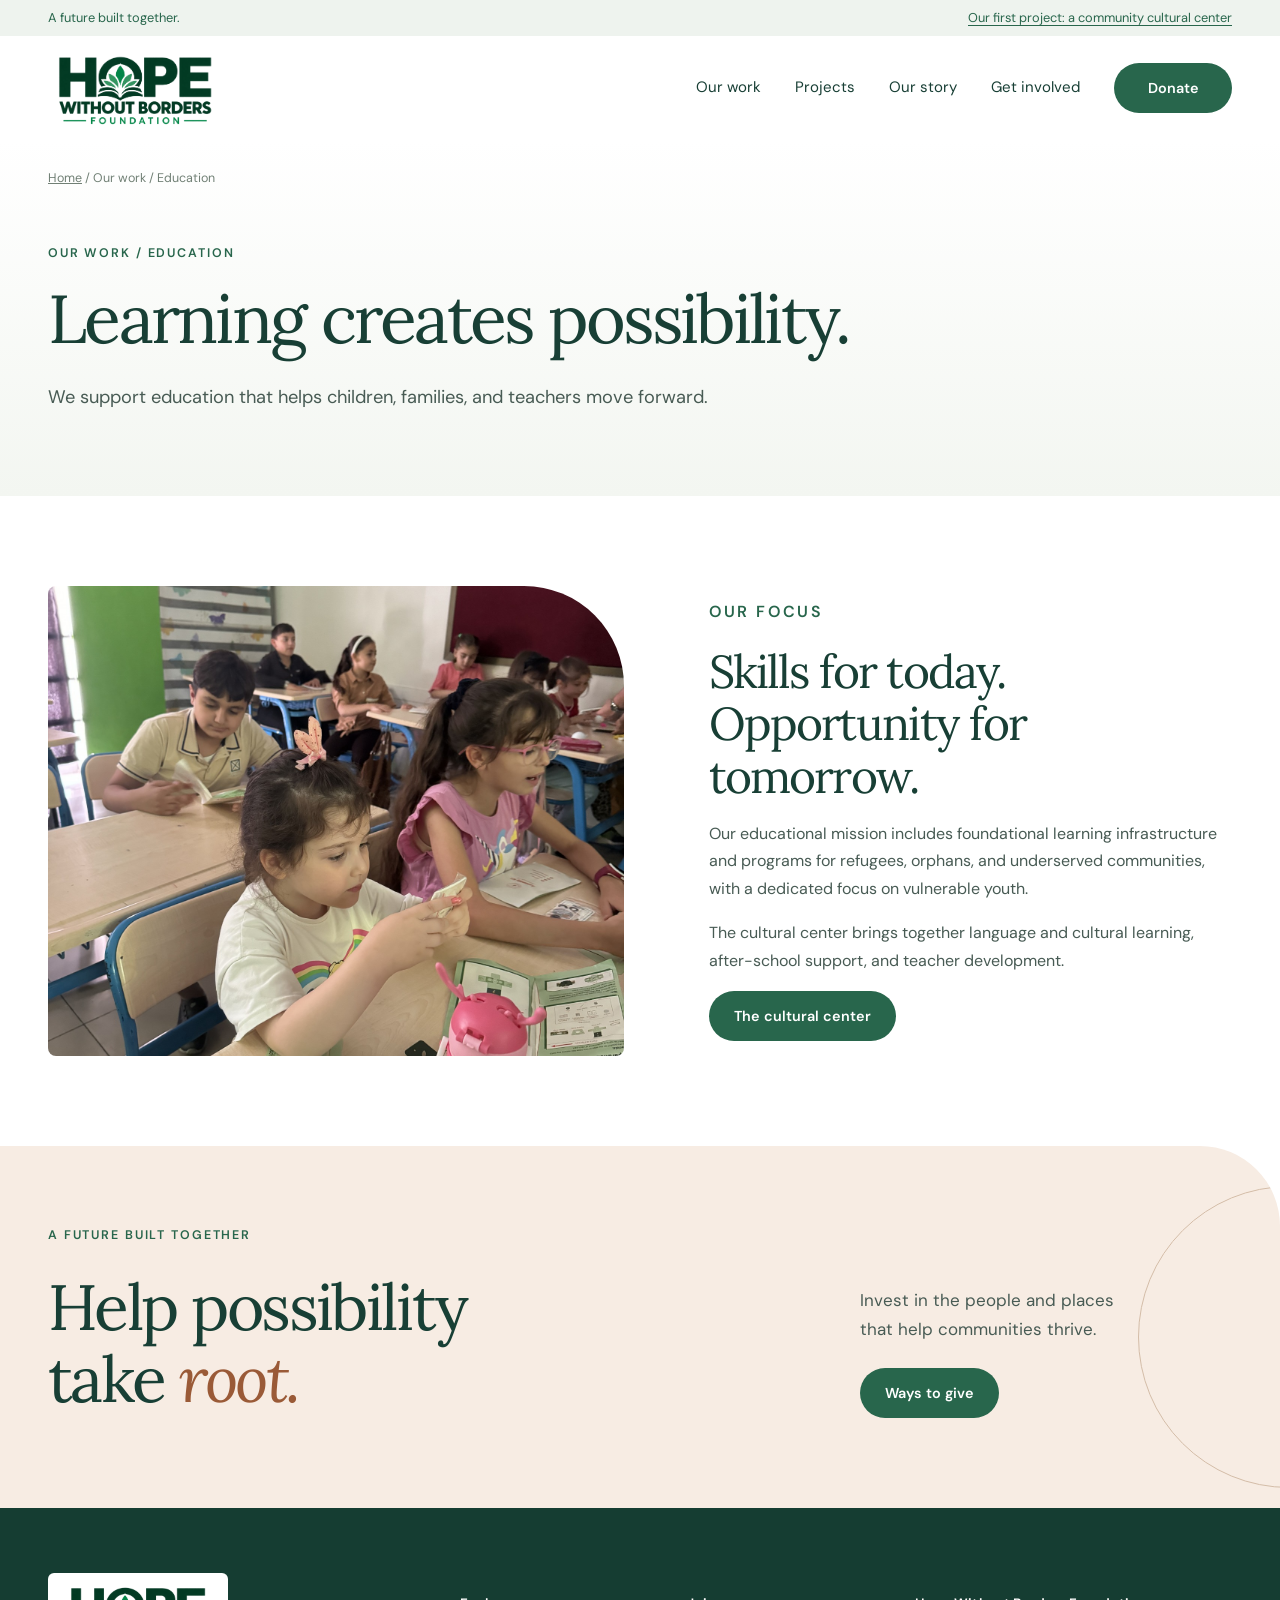
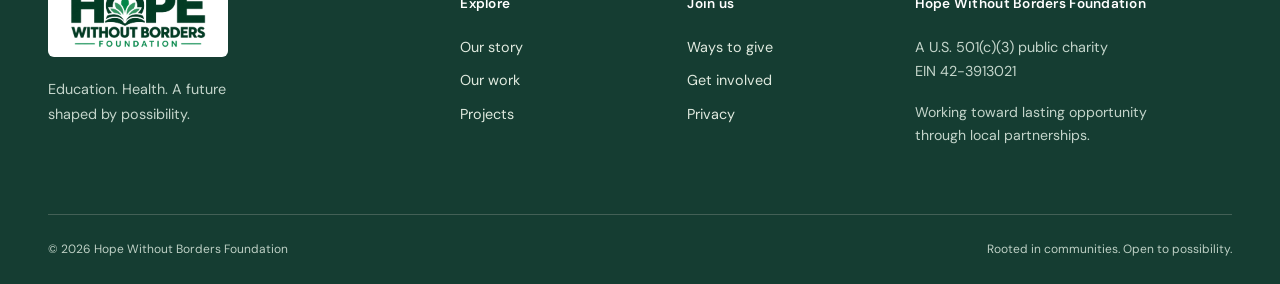
<file: education.html>
<!doctype html><html lang="en"><head><meta charset="utf-8"/><meta content="width=device-width, initial-scale=1" name="viewport"/><title>Education | Hope Without Borders Foundation</title><meta content="Supporting community education and teacher development." name="description"/><meta content="#183f35" name="theme-color"/><link href="assets/hwb-logo.png" rel="icon"/><link href="assets/styles.css?v=20261125" rel="stylesheet"/><script defer="" src="assets/config.js?v=20261125"></script><script defer="" src="assets/site.js?v=20261125"></script></head><body class="page-education"><a class="skip" href="#main">Skip to content</a><div class="utility"><div class="wrap"><span>A future built together.</span><a href="cultural-center.html">Our first project: a community cultural center</a></div></div><header><div class="wrap header"><a class="brand" href="index.html"><img src="assets/hwb-logo.png" alt="Hope Without Borders Foundation home" width="1774" height="887"></a><button class="menu-toggle" aria-expanded="false" aria-controls="main-nav" hidden>Menu</button><nav id="main-nav" aria-label="Main navigation"><a href="our-work.html">Our work</a><a href="projects.html">Projects</a><a href="about.html">Our story</a><a href="contact.html">Get involved</a><a class="button" href="donate.html">Donate</a></nav></div></header><main id="main"><section class="page-intro education-intro"><div class="wrap"><div class="crumb"><a href="index.html">Home</a> / Our work / Education</div><p class="eyebrow">Our work / Education</p><h1 class="display-title">Learning creates possibility.</h1><p class="lead">We support education that helps children, families, and teachers move forward.</p></div></section><section class="wrap section story-grid"><img alt="Children participating in a classroom activity." class="" loading="lazy" src="assets/photos/classroom-activity.jpg"/><div><p class="eyebrow">Our focus</p><h2>Skills for today.<br/>Opportunity for tomorrow.</h2><p>Our educational mission includes foundational learning infrastructure and programs for refugees, orphans, and underserved communities, with a dedicated focus on vulnerable youth.</p><p>The cultural center brings together language and cultural learning, after-school support, and teacher development.</p><a class="button" href="cultural-center.html">The cultural center</a></div></section><section class="cta"><div class="wrap"><p class="eyebrow">A future built together</p><div class="cta-row"><h2>Help possibility<br/>take <em>root.</em></h2><div><p>Invest in the people and places<br/>that help communities thrive.</p><a class="button" href="donate.html">Ways to give</a></div></div></div></section></main><footer><div class="wrap footer-top"><div><a class="footer-brand" href="index.html"><img src="assets/hwb-logo.png" alt="Hope Without Borders Foundation"></a><p>Education. Health. A future<br>shaped by possibility.</p></div><div><h2>Explore</h2><a href="about.html">Our story</a><a href="our-work.html">Our work</a><a href="projects.html">Projects</a></div><div><h2>Join us</h2><a href="donate.html">Ways to give</a><a href="contact.html">Get involved</a><a href="privacy.html">Privacy</a></div><div><h2>Hope Without Borders Foundation</h2><p>A U.S. 501(c)(3) public charity<br>EIN 42-3913021</p><p class="small">Working toward lasting opportunity<br>through local partnerships.</p></div></div><div class="wrap footer-bottom"><span>© 2026 Hope Without Borders Foundation</span><span>Rooted in communities. Open to possibility.</span></div></footer><script defer src="assets/navigation.js?v=20261125"></script></body></html>
</file>
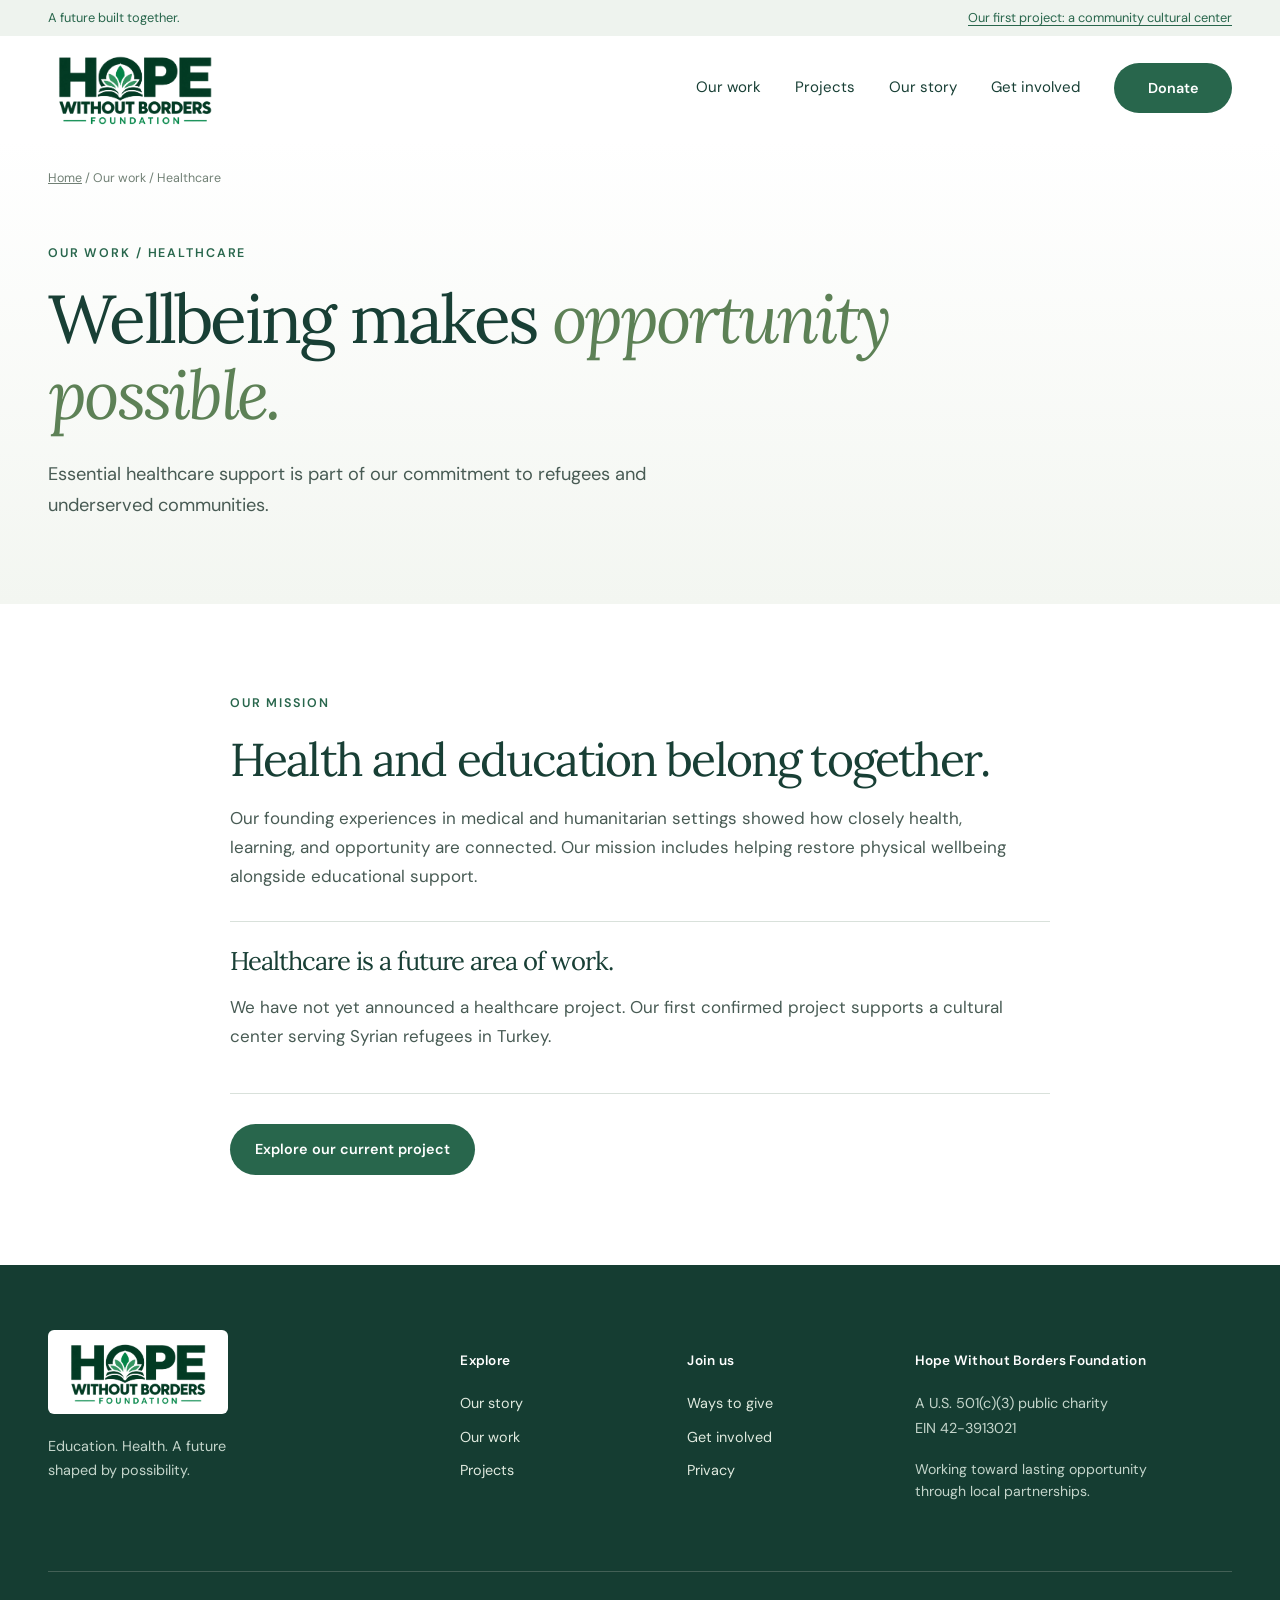
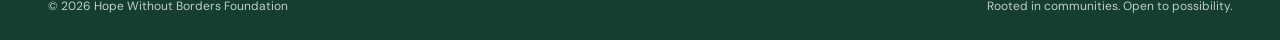
<file: healthcare.html>
<!doctype html><html lang="en"><head><meta charset="utf-8"/><meta content="width=device-width, initial-scale=1" name="viewport"/><title>Healthcare | Hope Without Borders Foundation</title><meta content="Essential healthcare is part of Hope Without Borders Foundation’s mission." name="description"/><meta content="#183f35" name="theme-color"/><link href="assets/hwb-logo.png" rel="icon"/><link href="assets/styles.css?v=20261125" rel="stylesheet"/><script defer="" src="assets/config.js?v=20261125"></script><script defer="" src="assets/site.js?v=20261125"></script></head><body class="page-healthcare"><a class="skip" href="#main">Skip to content</a><div class="utility"><div class="wrap"><span>A future built together.</span><a href="cultural-center.html">Our first project: a community cultural center</a></div></div><header><div class="wrap header"><a class="brand" href="index.html"><img src="assets/hwb-logo.png" alt="Hope Without Borders Foundation home" width="1774" height="887"></a><button class="menu-toggle" aria-expanded="false" aria-controls="main-nav" hidden>Menu</button><nav id="main-nav" aria-label="Main navigation"><a href="our-work.html">Our work</a><a href="projects.html">Projects</a><a href="about.html">Our story</a><a href="contact.html">Get involved</a><a class="button" href="donate.html">Donate</a></nav></div></header><main id="main"><section class="page-intro healthcare-intro"><div class="wrap"><div class="crumb"><a href="index.html">Home</a> / Our work / Healthcare</div><p class="eyebrow">Our work / Healthcare</p><h1 class="display-title">Wellbeing makes <em>opportunity possible.</em></h1><p class="lead">Essential healthcare support is part of our commitment to refugees and underserved communities.</p></div></section><section class="wrap section narrow"><p class="eyebrow">Our mission</p><h2>Health and education belong together.</h2><p>Our founding experiences in medical and humanitarian settings showed how closely health, learning, and opportunity are connected. Our mission includes helping restore physical wellbeing alongside educational support.</p><div class="notice"><h3>Healthcare is a future area of work.</h3><p>We have not yet announced a healthcare project. Our first confirmed project supports a cultural center serving Syrian refugees in Turkey.</p></div><a class="button" href="projects.html">Explore our current project</a></section></main><footer><div class="wrap footer-top"><div><a class="footer-brand" href="index.html"><img src="assets/hwb-logo.png" alt="Hope Without Borders Foundation"></a><p>Education. Health. A future<br>shaped by possibility.</p></div><div><h2>Explore</h2><a href="about.html">Our story</a><a href="our-work.html">Our work</a><a href="projects.html">Projects</a></div><div><h2>Join us</h2><a href="donate.html">Ways to give</a><a href="contact.html">Get involved</a><a href="privacy.html">Privacy</a></div><div><h2>Hope Without Borders Foundation</h2><p>A U.S. 501(c)(3) public charity<br>EIN 42-3913021</p><p class="small">Working toward lasting opportunity<br>through local partnerships.</p></div></div><div class="wrap footer-bottom"><span>© 2026 Hope Without Borders Foundation</span><span>Rooted in communities. Open to possibility.</span></div></footer><script defer src="assets/navigation.js?v=20261125"></script></body></html>
</file>
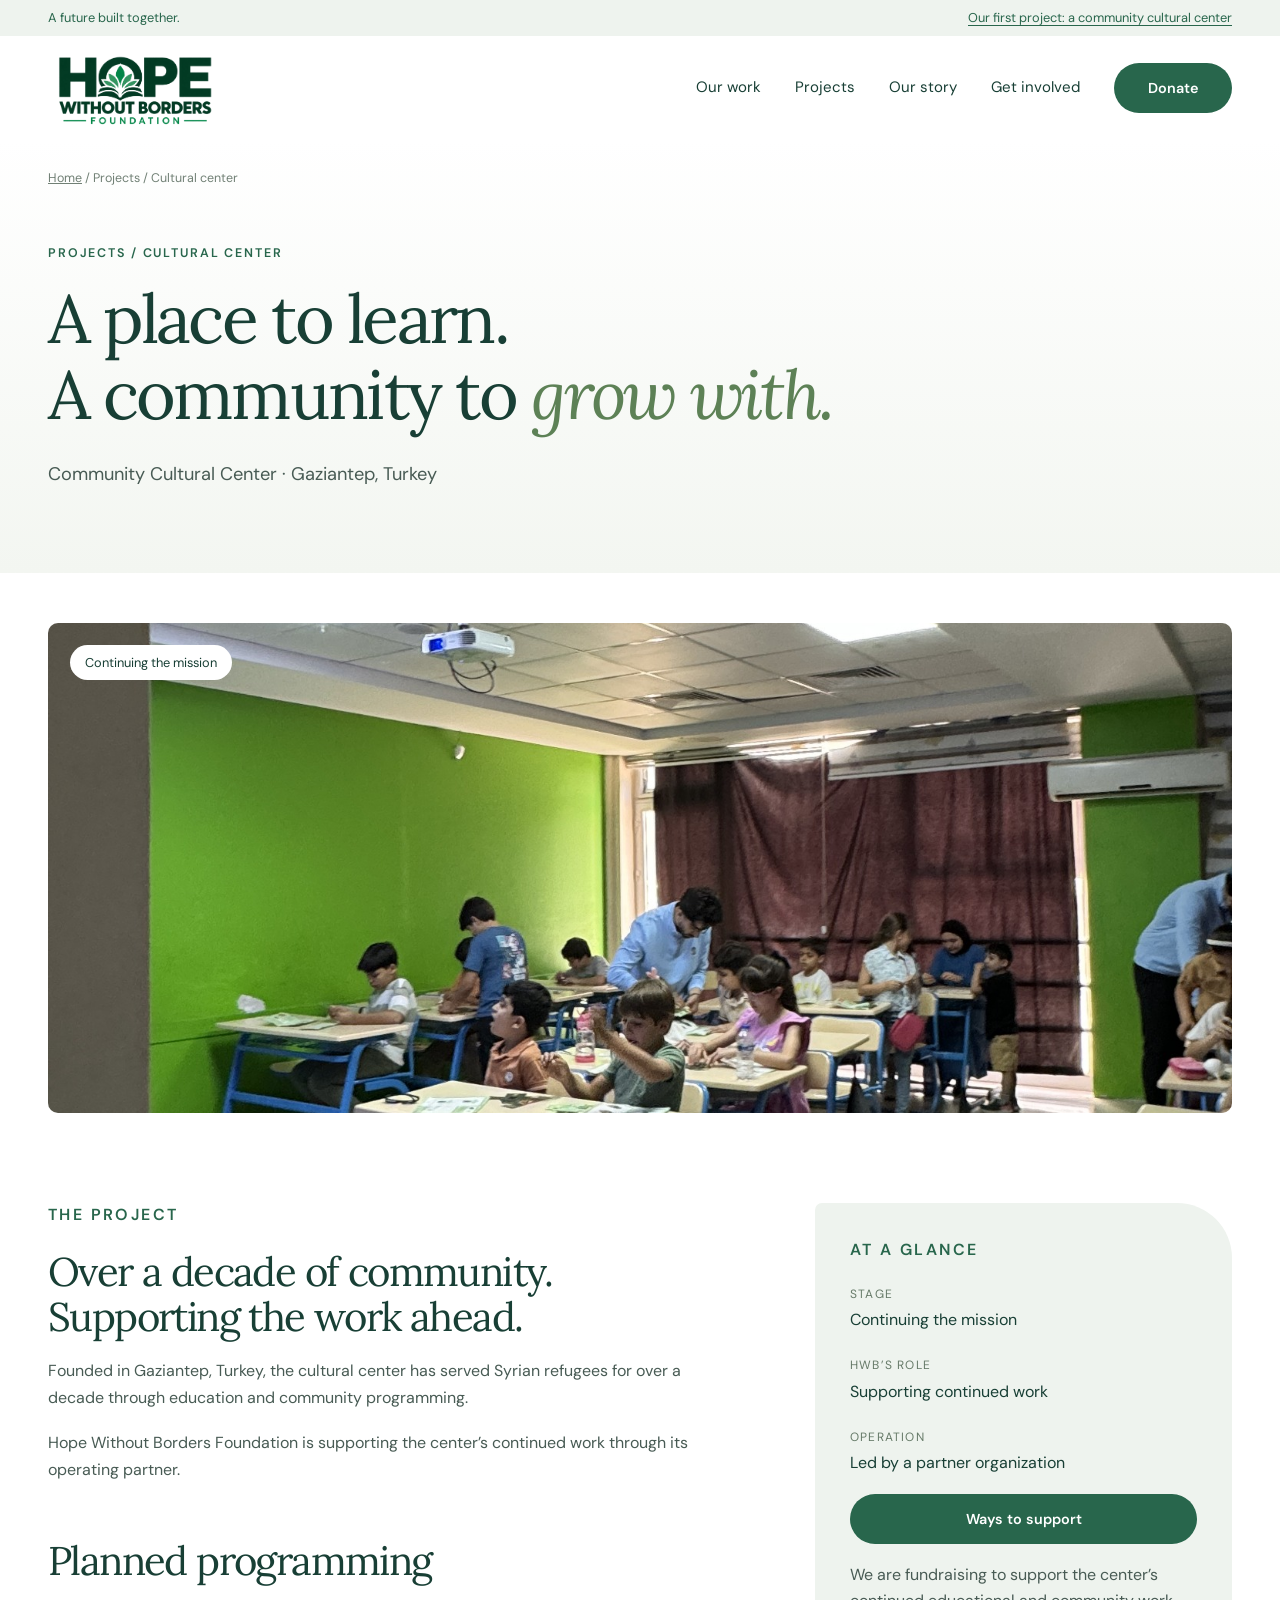
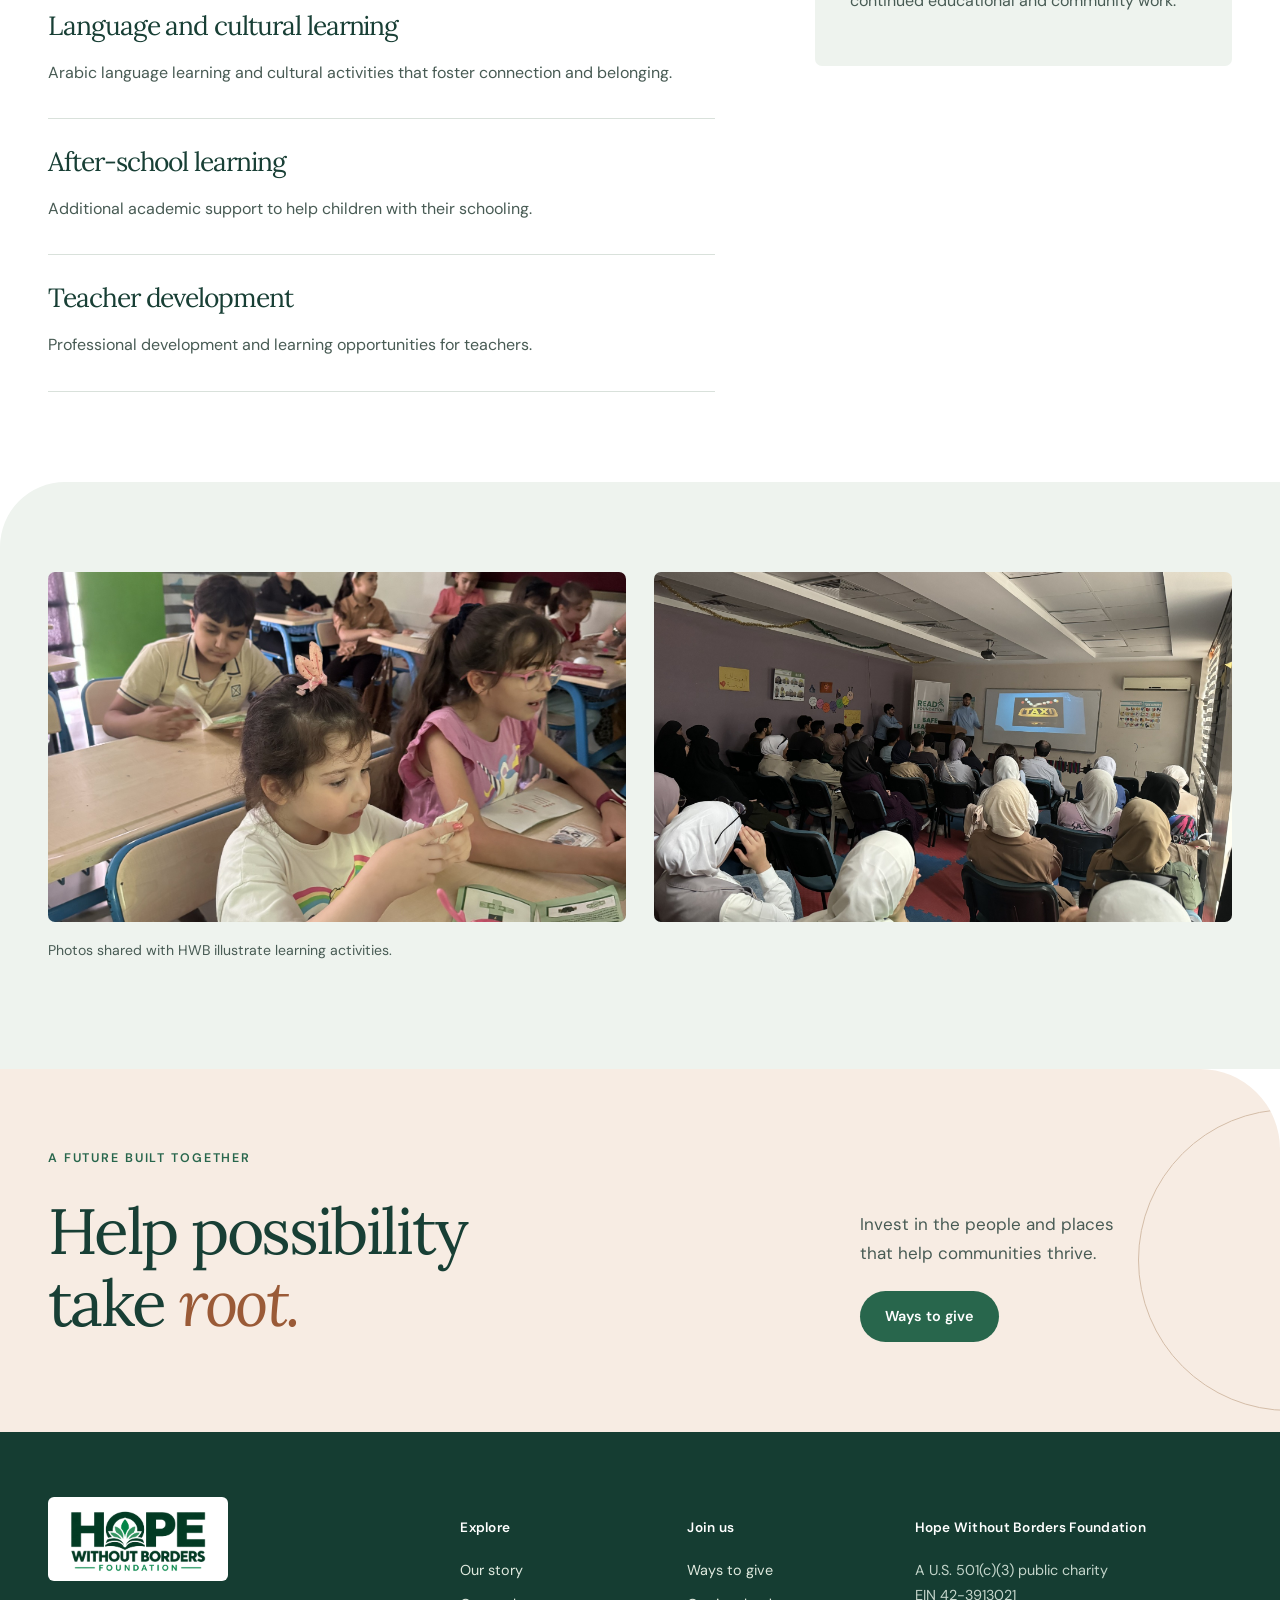
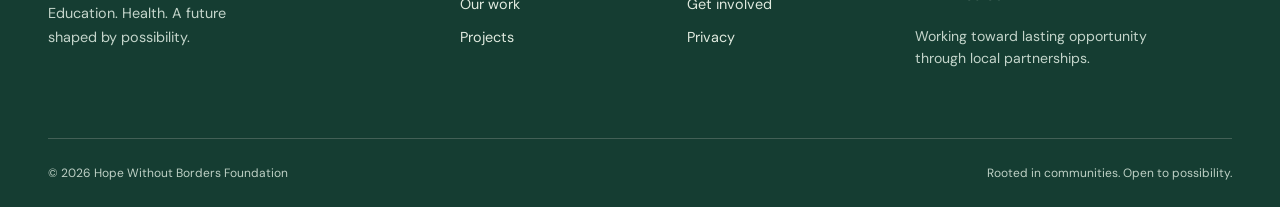
<file: jarabulus.html>
<!doctype html><html lang="en"><head><meta charset="utf-8"><meta http-equiv="refresh" content="0;url=cultural-center.html"><title>Project update</title></head><body><p><a href="cultural-center.html">Visit our current cultural center project.</a></p></body></html>
</file>
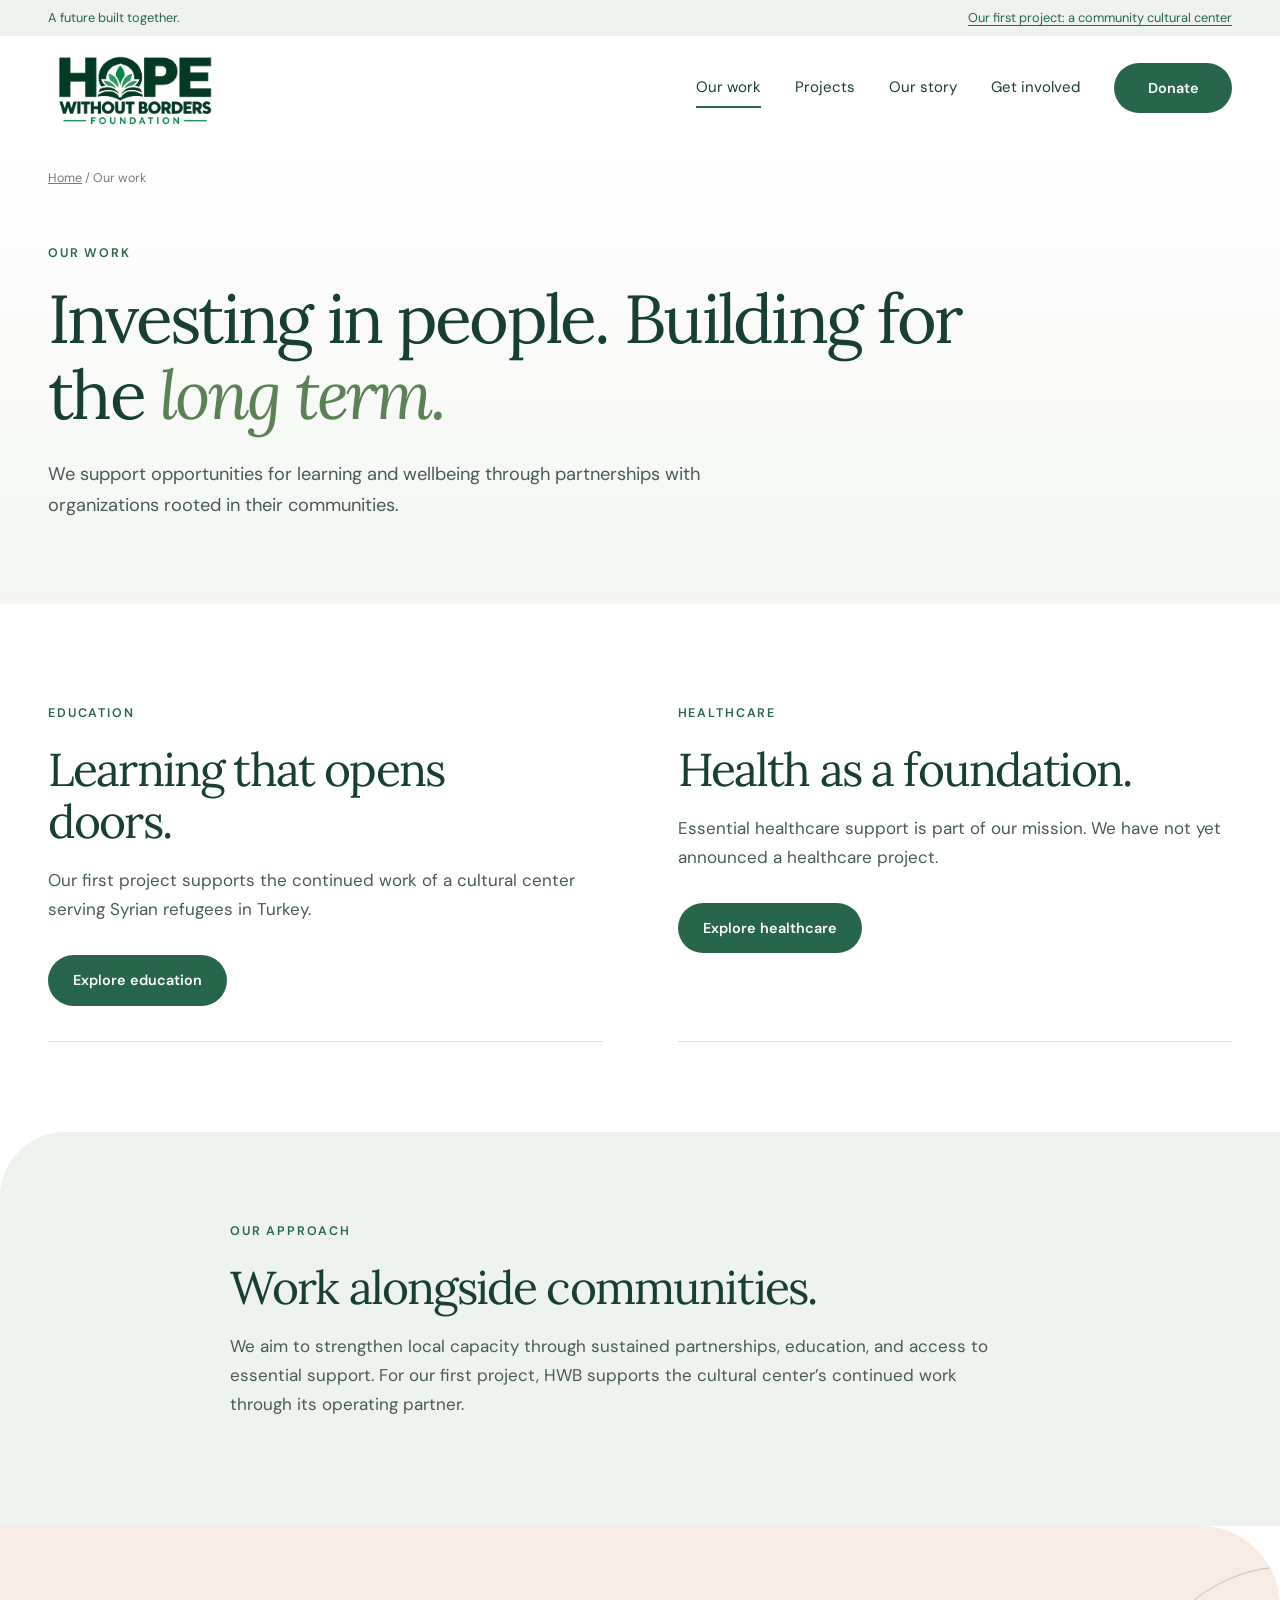
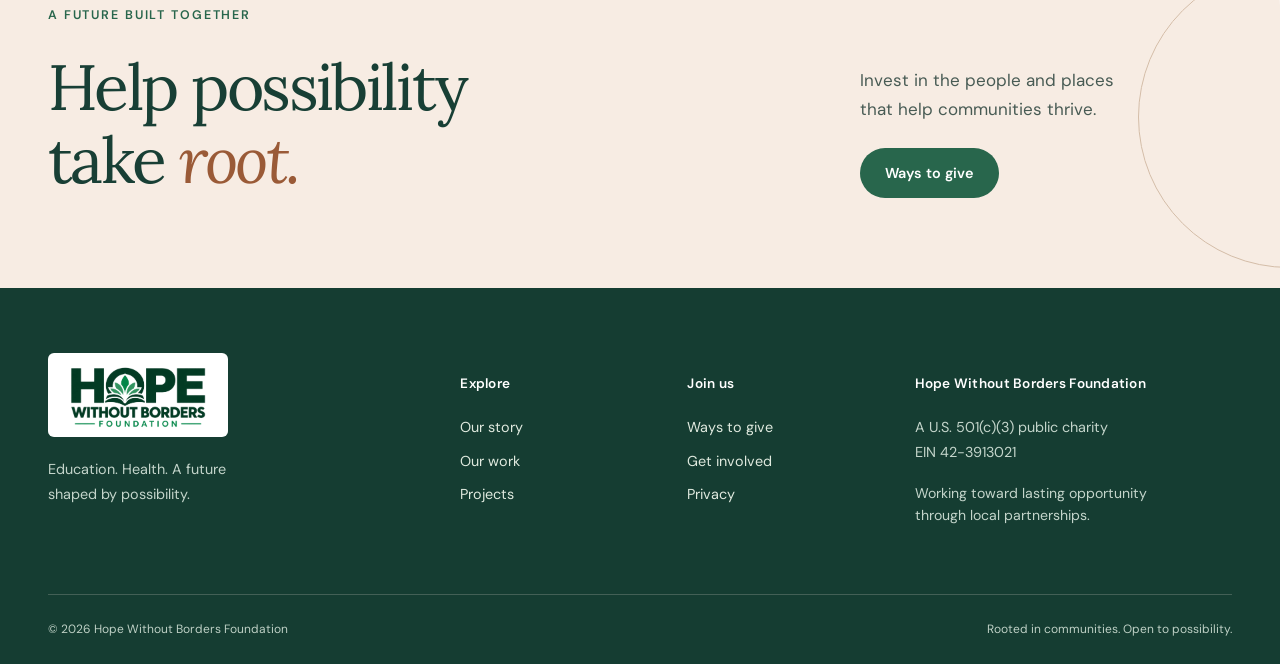
<file: our-work.html>
<!doctype html><html lang="en"><head><meta charset="utf-8"/><meta content="width=device-width, initial-scale=1" name="viewport"/><title>Our work | Hope Without Borders Foundation</title><meta content="Our approach to education, healthcare, and community partnerships." name="description"/><meta content="#183f35" name="theme-color"/><link href="assets/hwb-logo.png" rel="icon"/><link href="assets/styles.css?v=20261125" rel="stylesheet"/><script defer="" src="assets/config.js?v=20261125"></script><script defer="" src="assets/site.js?v=20261125"></script></head><body class="page-our-work"><a class="skip" href="#main">Skip to content</a><div class="utility"><div class="wrap"><span>A future built together.</span><a href="cultural-center.html">Our first project: a community cultural center</a></div></div><header><div class="wrap header"><a class="brand" href="index.html"><img src="assets/hwb-logo.png" alt="Hope Without Borders Foundation home" width="1774" height="887"></a><button class="menu-toggle" aria-expanded="false" aria-controls="main-nav" hidden>Menu</button><nav id="main-nav" aria-label="Main navigation"><a href="our-work.html" aria-current="page">Our work</a><a href="projects.html">Projects</a><a href="about.html">Our story</a><a href="contact.html">Get involved</a><a class="button" href="donate.html">Donate</a></nav></div></header><main id="main"><section class="page-intro our-work-intro"><div class="wrap"><div class="crumb"><a href="index.html">Home</a> / Our work</div><p class="eyebrow">Our work</p><h1 class="display-title">Investing in people. Building for the <em>long term.</em></h1><p class="lead">We support opportunities for learning and wellbeing through partnerships with organizations rooted in their communities.</p></div></section><section class="wrap section work-grid"><article class="work-card"><p class="eyebrow">Education</p><h2>Learning that opens doors.</h2><p>Our first project supports the continued work of a cultural center serving Syrian refugees in Turkey.</p><a class="button" href="education.html">Explore education</a></article><article class="work-card dark"><p class="eyebrow">Healthcare</p><h2>Health as a foundation.</h2><p>Essential healthcare support is part of our mission. We have not yet announced a healthcare project.</p><a class="button" href="healthcare.html">Explore healthcare</a></article></section><section class="pale section"><div class="wrap narrow"><p class="eyebrow">Our approach</p><h2>Work alongside communities.</h2><p>We aim to strengthen local capacity through sustained partnerships, education, and access to essential support. For our first project, HWB supports the cultural center’s continued work through its operating partner.</p></div></section><section class="cta"><div class="wrap"><p class="eyebrow">A future built together</p><div class="cta-row"><h2>Help possibility<br/>take <em>root.</em></h2><div><p>Invest in the people and places<br/>that help communities thrive.</p><a class="button" href="donate.html">Ways to give</a></div></div></div></section></main><footer><div class="wrap footer-top"><div><a class="footer-brand" href="index.html"><img src="assets/hwb-logo.png" alt="Hope Without Borders Foundation"></a><p>Education. Health. A future<br>shaped by possibility.</p></div><div><h2>Explore</h2><a href="about.html">Our story</a><a href="our-work.html">Our work</a><a href="projects.html">Projects</a></div><div><h2>Join us</h2><a href="donate.html">Ways to give</a><a href="contact.html">Get involved</a><a href="privacy.html">Privacy</a></div><div><h2>Hope Without Borders Foundation</h2><p>A U.S. 501(c)(3) public charity<br>EIN 42-3913021</p><p class="small">Working toward lasting opportunity<br>through local partnerships.</p></div></div><div class="wrap footer-bottom"><span>© 2026 Hope Without Borders Foundation</span><span>Rooted in communities. Open to possibility.</span></div></footer><script defer src="assets/navigation.js?v=20261125"></script></body></html>
</file>
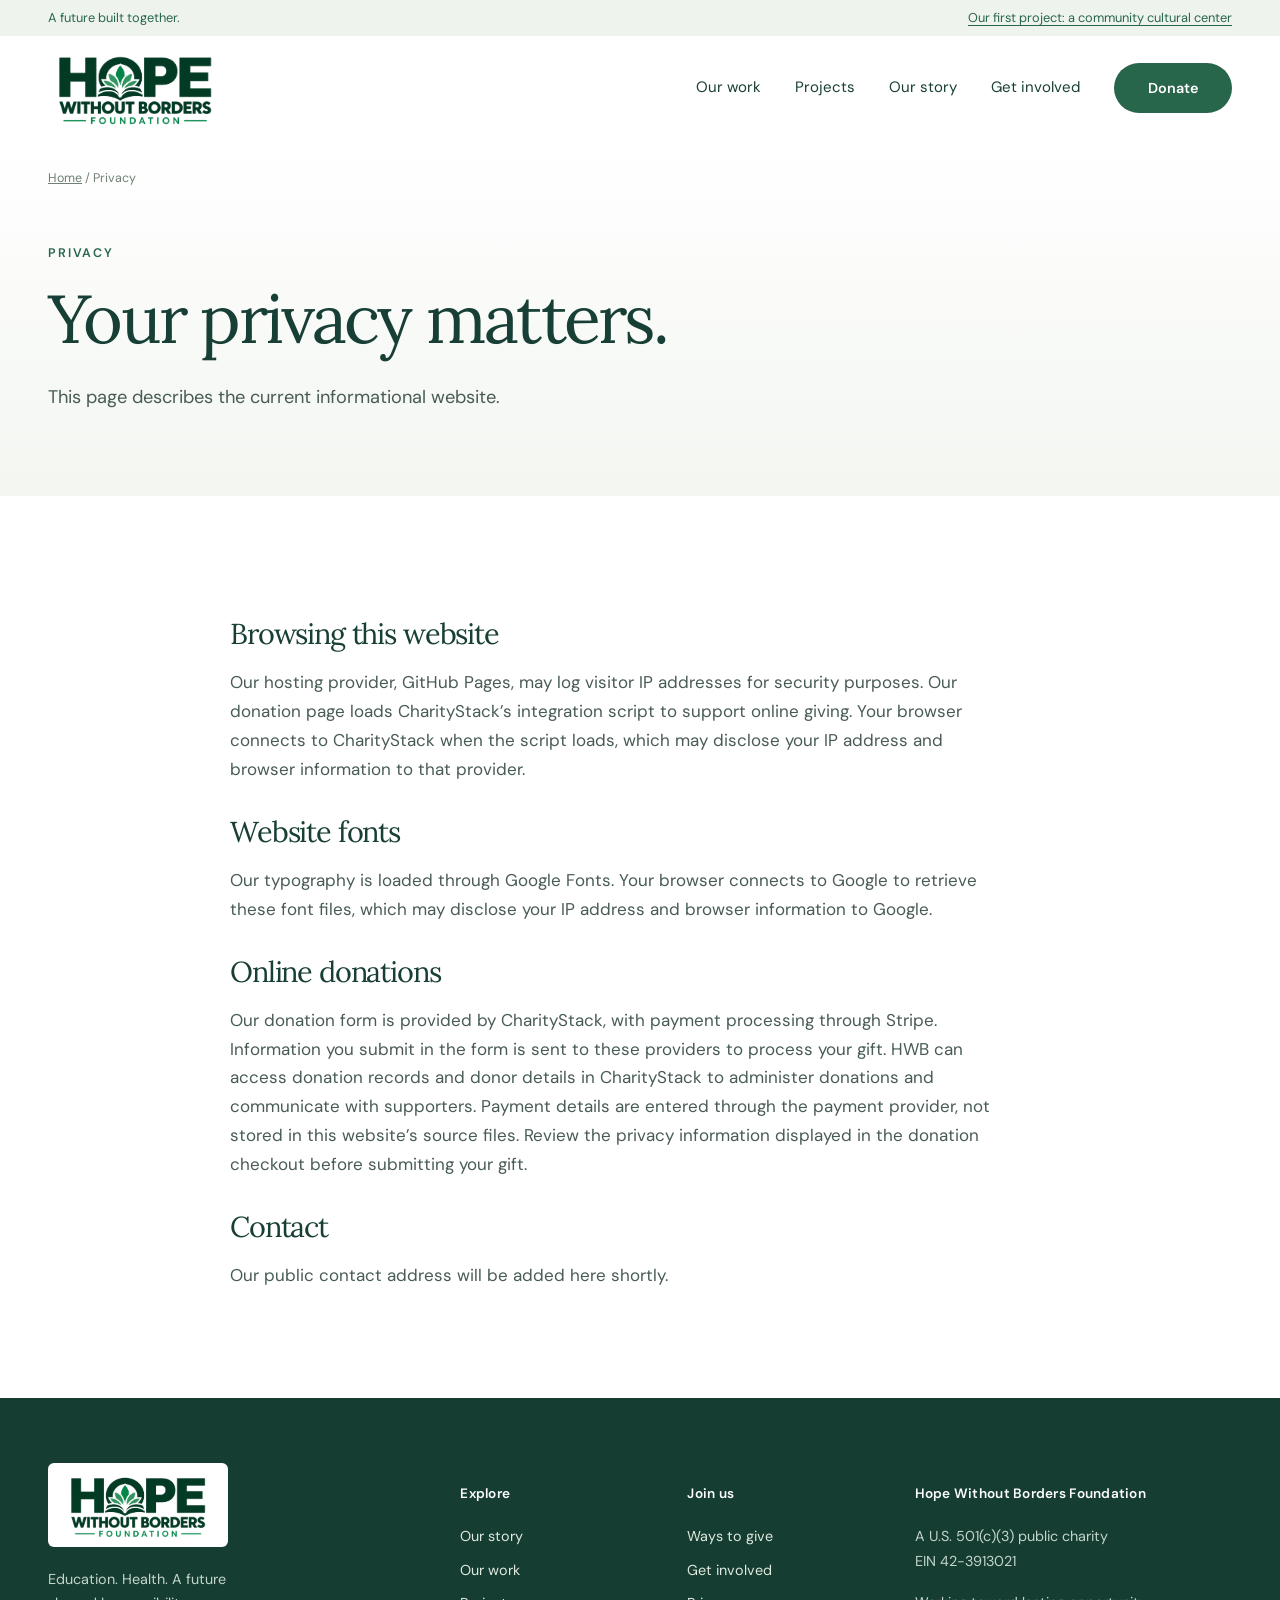
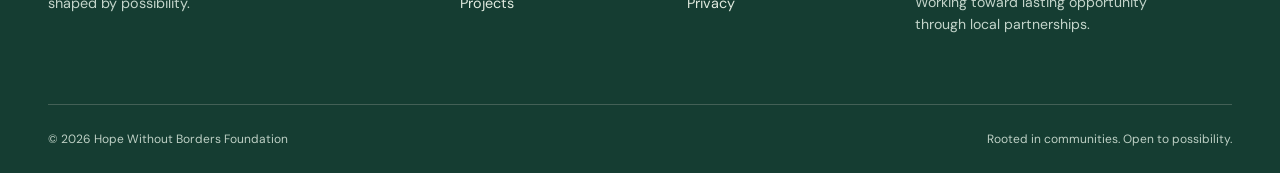
<file: privacy.html>
<!doctype html><html lang="en"><head><meta charset="utf-8"/><meta content="width=device-width, initial-scale=1" name="viewport"/><title>Privacy | Hope Without Borders Foundation</title><meta content="Privacy information for the Hope Without Borders Foundation website." name="description"/><meta content="#183f35" name="theme-color"/><link href="assets/hwb-logo.png" rel="icon"/><link href="assets/styles.css?v=20261125" rel="stylesheet"/><script defer="" src="assets/config.js?v=20261125"></script><script defer="" src="assets/site.js?v=20261125"></script></head><body class="page-privacy"><a class="skip" href="#main">Skip to content</a><div class="utility"><div class="wrap"><span>A future built together.</span><a href="cultural-center.html">Our first project: a community cultural center</a></div></div><header><div class="wrap header"><a class="brand" href="index.html"><img src="assets/hwb-logo.png" alt="Hope Without Borders Foundation home" width="1774" height="887"></a><button class="menu-toggle" aria-expanded="false" aria-controls="main-nav" hidden>Menu</button><nav id="main-nav" aria-label="Main navigation"><a href="our-work.html">Our work</a><a href="projects.html">Projects</a><a href="about.html">Our story</a><a href="contact.html">Get involved</a><a class="button" href="donate.html">Donate</a></nav></div></header><main id="main"><section class="page-intro privacy-intro"><div class="wrap"><div class="crumb"><a href="index.html">Home</a> / Privacy</div><p class="eyebrow">Privacy</p><h1 class="display-title">Your privacy matters.</h1><p class="lead">This page describes the current informational website.</p></div></section><section class="wrap section narrow"><h2 class="legal-heading">Browsing this website</h2><p>Our hosting provider, GitHub Pages, may log visitor IP addresses for security purposes. Our donation page loads CharityStack’s integration script to support online giving. Your browser connects to CharityStack when the script loads, which may disclose your IP address and browser information to that provider.</p><h2 class="legal-heading">Website fonts</h2><p>Our typography is loaded through Google Fonts. Your browser connects to Google to retrieve these font files, which may disclose your IP address and browser information to Google.</p><h2 class="legal-heading">Online donations</h2><p>Our donation form is provided by CharityStack, with payment processing through Stripe. Information you submit in the form is sent to these providers to process your gift. HWB can access donation records and donor details in CharityStack to administer donations and communicate with supporters. Payment details are entered through the payment provider, not stored in this website’s source files. Review the privacy information displayed in the donation checkout before submitting your gift.</p><h2 class="legal-heading">Contact</h2><div data-contact=""><p>Our public contact address will be added here shortly.</p></div></section></main><footer><div class="wrap footer-top"><div><a class="footer-brand" href="index.html"><img src="assets/hwb-logo.png" alt="Hope Without Borders Foundation"></a><p>Education. Health. A future<br>shaped by possibility.</p></div><div><h2>Explore</h2><a href="about.html">Our story</a><a href="our-work.html">Our work</a><a href="projects.html">Projects</a></div><div><h2>Join us</h2><a href="donate.html">Ways to give</a><a href="contact.html">Get involved</a><a href="privacy.html">Privacy</a></div><div><h2>Hope Without Borders Foundation</h2><p>A U.S. 501(c)(3) public charity<br>EIN 42-3913021</p><p class="small">Working toward lasting opportunity<br>through local partnerships.</p></div></div><div class="wrap footer-bottom"><span>© 2026 Hope Without Borders Foundation</span><span>Rooted in communities. Open to possibility.</span></div></footer><script defer src="assets/navigation.js?v=20261125"></script></body></html>
</file>
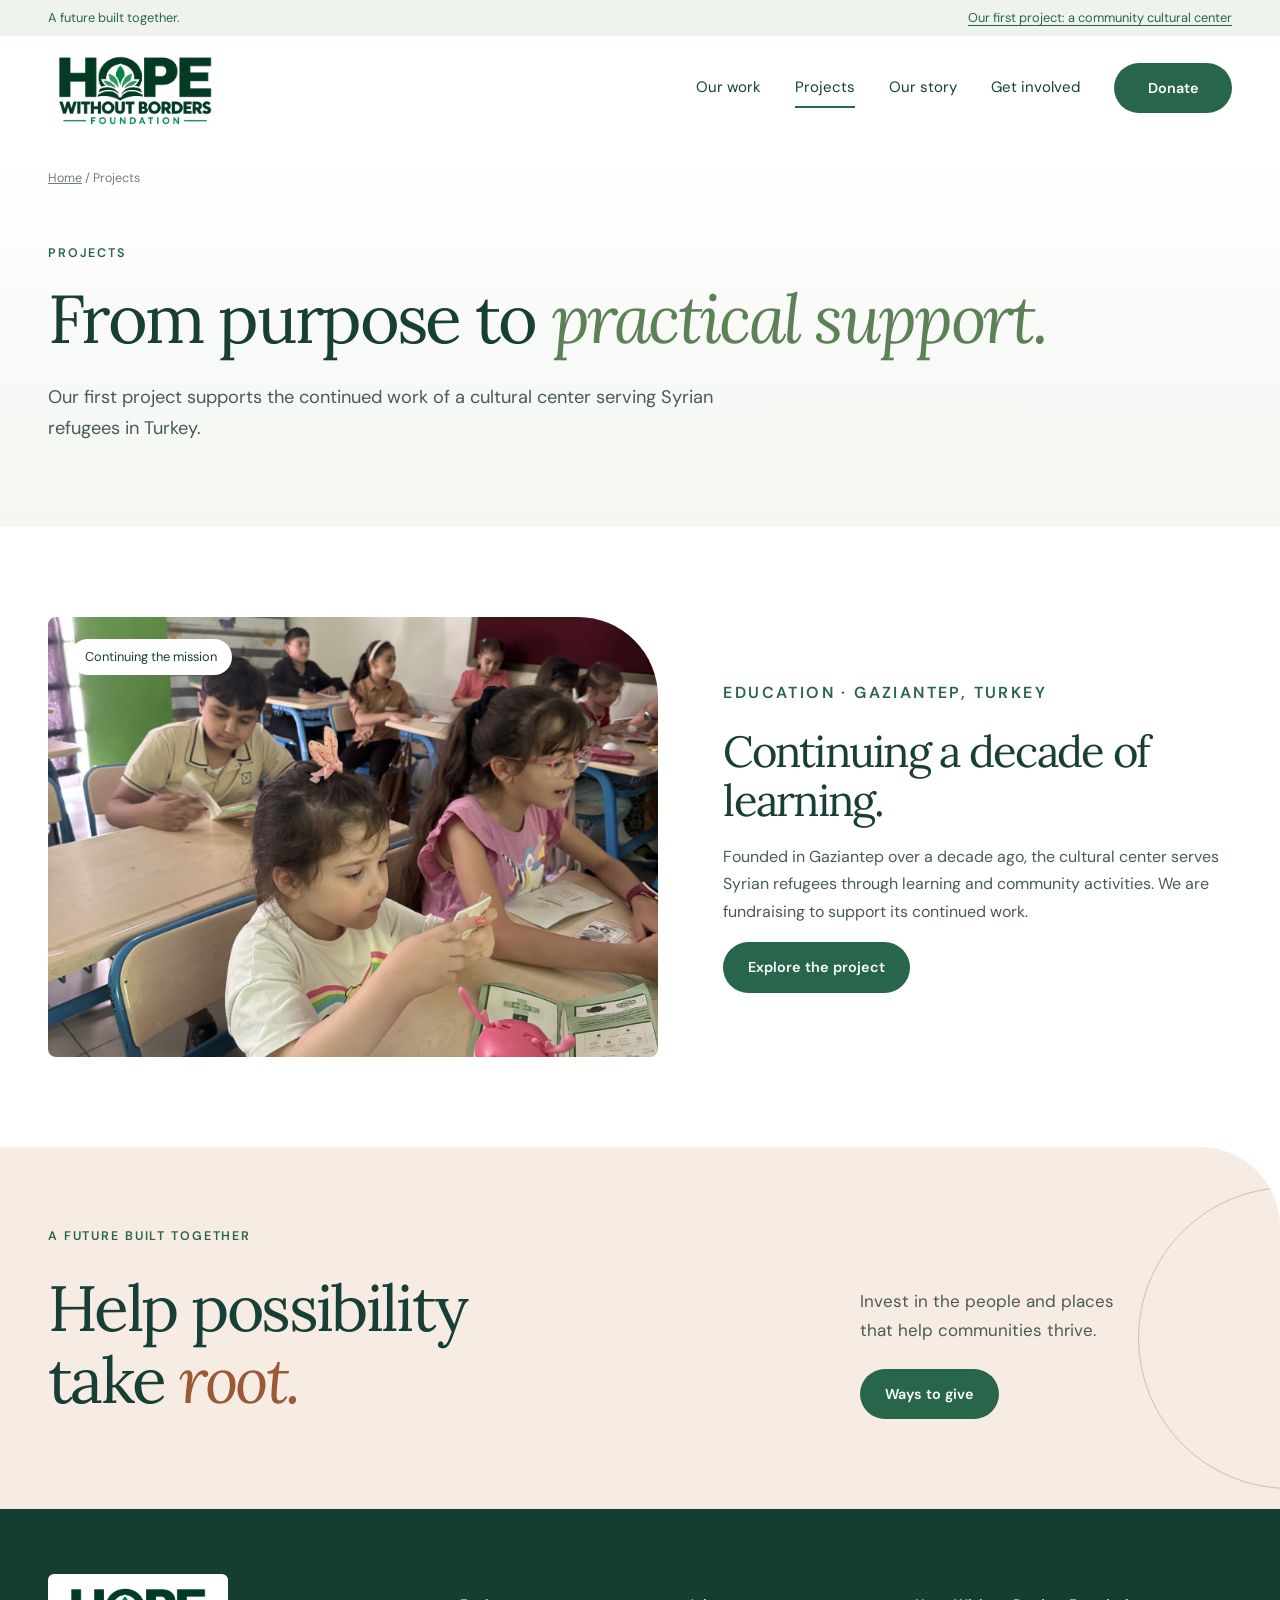
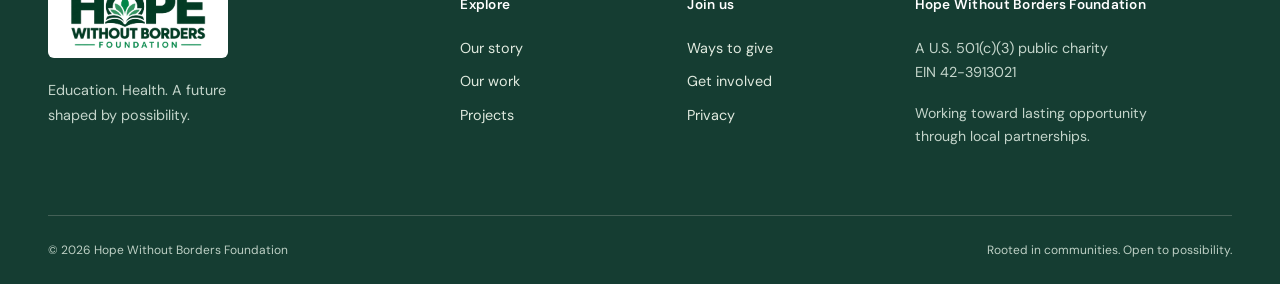
<file: projects.html>
<!doctype html><html lang="en"><head><meta charset="utf-8"/><meta content="width=device-width, initial-scale=1" name="viewport"/><title>Projects | Hope Without Borders Foundation</title><meta content="Explore our first project: a community education center in Gaziantep, Turkey." name="description"/><meta content="#183f35" name="theme-color"/><link href="assets/hwb-logo.png" rel="icon"/><link href="assets/styles.css?v=20261125" rel="stylesheet"/><script defer="" src="assets/config.js?v=20261125"></script><script defer="" src="assets/site.js?v=20261125"></script></head><body class="page-projects"><a class="skip" href="#main">Skip to content</a><div class="utility"><div class="wrap"><span>A future built together.</span><a href="cultural-center.html">Our first project: a community cultural center</a></div></div><header><div class="wrap header"><a class="brand" href="index.html"><img src="assets/hwb-logo.png" alt="Hope Without Borders Foundation home" width="1774" height="887"></a><button class="menu-toggle" aria-expanded="false" aria-controls="main-nav" hidden>Menu</button><nav id="main-nav" aria-label="Main navigation"><a href="our-work.html">Our work</a><a href="projects.html" aria-current="page">Projects</a><a href="about.html">Our story</a><a href="contact.html">Get involved</a><a class="button" href="donate.html">Donate</a></nav></div></header><main id="main"><section class="page-intro projects-intro"><div class="wrap"><div class="crumb"><a href="index.html">Home</a> / Projects</div><p class="eyebrow">Projects</p><h1 class="display-title">From purpose to <em>practical support.</em></h1><p class="lead">Our first project supports the continued work of a cultural center serving Syrian refugees in Turkey.</p></div></section><section class="wrap section"><article class="project-feature"><a class="project-image" href="cultural-center.html"><img alt="Children taking part in a classroom activity." class="" loading="lazy" src="assets/photos/classroom-activity.jpg"/><span class="tag">Continuing the mission</span></a><div class="project-copy"><p class="eyebrow">Education · Gaziantep, Turkey</p><h2>Continuing a decade of learning.</h2><p>Founded in Gaziantep over a decade ago, the cultural center serves Syrian refugees through learning and community activities. We are fundraising to support its continued work.</p><a class="button" href="cultural-center.html">Explore the project</a></div></article></section><section class="cta"><div class="wrap"><p class="eyebrow">A future built together</p><div class="cta-row"><h2>Help possibility<br/>take <em>root.</em></h2><div><p>Invest in the people and places<br/>that help communities thrive.</p><a class="button" href="donate.html">Ways to give</a></div></div></div></section></main><footer><div class="wrap footer-top"><div><a class="footer-brand" href="index.html"><img src="assets/hwb-logo.png" alt="Hope Without Borders Foundation"></a><p>Education. Health. A future<br>shaped by possibility.</p></div><div><h2>Explore</h2><a href="about.html">Our story</a><a href="our-work.html">Our work</a><a href="projects.html">Projects</a></div><div><h2>Join us</h2><a href="donate.html">Ways to give</a><a href="contact.html">Get involved</a><a href="privacy.html">Privacy</a></div><div><h2>Hope Without Borders Foundation</h2><p>A U.S. 501(c)(3) public charity<br>EIN 42-3913021</p><p class="small">Working toward lasting opportunity<br>through local partnerships.</p></div></div><div class="wrap footer-bottom"><span>© 2026 Hope Without Borders Foundation</span><span>Rooted in communities. Open to possibility.</span></div></footer><script defer src="assets/navigation.js?v=20261125"></script></body></html>
</file>
<file: assets/styles.css>
@import url('https://fonts.googleapis.com/css2?family=DM+Sans:wght@400;500;600;700&family=Lora:ital,wght@0,400;0,500;0,600;1,400;1,500&display=swap');
:root{--ink:#183f35;--body:#485b54;--green:#28664c;--lime:#dfedb2;--sage:#eef3ee;--warm:#f7ece3;--line:#d9e1db;--white:#fff;--serif:'Lora',Georgia,serif;--sans:'DM Sans',Arial,sans-serif}*{box-sizing:border-box}html{scroll-behavior:smooth}body{margin:0;background:#fff;color:var(--ink);font:400 17px/1.7 var(--sans);-webkit-font-smoothing:antialiased}a{color:inherit;text-decoration:none}img{display:block;max-width:100%;object-fit:cover}button{font:inherit}h1,h2,h3,p,figure{margin:0}h1,h2,h3{font-family:var(--serif);font-weight:400;line-height:1.13;letter-spacing:-.04em}h1{font-size:clamp(2.9rem,5.8vw,5.5rem)}h2{font-size:clamp(2.1rem,3.6vw,3.5rem)}h3{font-size:clamp(1.6rem,2.3vw,2.3rem)}em{font-weight:400;color:#5d8156}p{color:var(--body);margin:1.1rem 0;max-width:65ch}a,button,summary{touch-action:manipulation}a:focus-visible,button:focus-visible,summary:focus-visible{outline:3px solid #b26333;outline-offset:6px}a:hover{color:#638652}.wrap{width:min(1240px,calc(100% - 96px));margin-inline:auto}.section{padding-block:90px}.eyebrow{font:600 .78rem/1.5 var(--sans);letter-spacing:.15em;text-transform:uppercase;color:var(--green);margin:0 0 22px}.small,figcaption{font-size:.88rem;line-height:1.6}.skip{position:absolute;left:12px;top:-100px;z-index:20;background:white;padding:12px}.skip:focus{top:12px}.utility{background:var(--sage);font-size:.8rem;padding:7px 0;color:var(--green)}.utility .wrap{display:flex;justify-content:space-between;gap:20px}.utility a{text-decoration:underline;text-underline-offset:3px}header{background:rgba(255,255,255,.97);position:relative;z-index:5}.header{display:flex;align-items:center;justify-content:space-between;min-height:104px;gap:35px}.brand{width:174px;flex-shrink:0}.brand img{width:100%;height:84px;object-fit:contain}nav{display:flex;align-items:center;gap:34px;font-size:.94rem}nav>a:not(.button){position:relative;padding:10px 0}nav>a[aria-current]:after{content:'';height:2px;background:var(--green);position:absolute;bottom:3px;left:0;right:0}.button{display:inline-flex;align-items:center;justify-content:center;background:var(--green);color:white;padding:15px 25px;border-radius:999px;min-height:50px;font:600 .9rem/1.4 var(--sans);text-align:center;transition:background .2s,transform .2s}.button:hover{background:#183f35;color:white;transform:translateY(-2px)}nav .button{min-width:118px}.menu-toggle{display:none;border:1px solid var(--line);border-radius:30px;background:#fff;padding:9px 18px;color:var(--ink)}.text-link{font-weight:600;font-size:.94rem;border-bottom:1px solid currentColor;padding-bottom:5px;display:inline-block;line-height:1.5}.home-intro{padding-top:54px;padding-bottom:46px}.intro-top,.intro-bottom{display:flex;justify-content:space-between;gap:35px;align-items:center}.intro-note{font-size:.8rem;line-height:1.6;color:#6c7b71}.home-intro h1{margin:15px 0 27px;max-width:1100px}.home-intro h1 em{position:relative}.intro-bottom p{margin:0;max-width:650px;font-size:1.08rem}.intro-bottom .text-link{flex-shrink:0}.home-feature{display:grid;grid-template-columns:1.25fr 1fr;min-height:495px}.feature-photo{position:relative;min-width:0}.feature-photo img{width:100%;height:100%;max-height:570px;border-radius:9px 0 0 9px;object-position:center}.photo-label{position:absolute;bottom:22px;left:26px;color:white;font-size:.85rem;text-shadow:0 1px 8px #000;background:#183f35bb;padding:5px 12px;border-radius:20px}.feature-story{background:var(--sage);padding:40px 42px;border-radius:0 9px 9px 0;display:flex;flex-direction:column;align-items:flex-start;justify-content:center}.pill{display:inline-block;font-size:.73rem;background:#dce8d9;color:#305338;border-radius:20px;padding:6px 12px;margin-bottom:25px}.feature-story .eyebrow{margin-bottom:14px}.feature-story h2{font-size:clamp(2rem,3vw,3rem)}.feature-story p:not(.eyebrow){font-size:.97rem;margin:22px 0}.belief{padding:120px 0 105px}.belief h2{font-size:clamp(2.3rem,4.2vw,4rem);max-width:1050px}.belief-bottom{display:flex;gap:28px;margin:32px 0 0 20%;align-items:center}.line-mark{width:65px;height:1px;background:#9dae8b;flex-shrink:0}.belief-bottom p{margin:0;font-size:1rem}.focus-section{background:var(--sage);padding:90px 0 100px;border-radius:70px 0 0 0}.section-heading{display:flex;justify-content:space-between;align-items:end;gap:40px;margin-bottom:40px}.section-heading>p{max-width:420px}.section-heading .text-link{flex-shrink:0}.focus-layout{display:grid;grid-template-columns:1.25fr 1fr;gap:65px}.image-clip{overflow:hidden;border-radius:8px}.education-feature img{height:350px;width:100%;transition:transform .5s}.education-feature:hover img{transform:scale(1.025)}.focus-caption{display:flex;justify-content:space-between;gap:20px;align-items:end;margin-top:27px}.focus-caption .eyebrow{display:block;margin-bottom:10px}.focus-caption h3{font-size:2rem}.focus-caption .text-link{font-size:.8rem;white-space:nowrap}.focus-aside article{padding:3px 0 35px}.focus-aside .partnership-note{padding:30px 0 0;border-top:1px solid #cbd6ca}.focus-aside .eyebrow{display:block;margin-bottom:14px}.focus-aside h3{font-size:2.2rem}.focus-aside p{font-size:.97rem}.origin{display:grid;grid-template-columns:1.15fr 1fr;gap:90px;padding-block:120px;align-items:center}.origin-copy p{max-width:500px}.origin-copy .text-link{margin-top:14px}.origin figure{position:relative}.origin img{height:480px;width:100%;border-radius:180px 180px 7px 7px}.origin figcaption{margin-top:15px;color:#6d7b70}.cta{position:relative;background:var(--warm);padding:80px 0 90px;border-radius:0 80px 0 0;overflow:hidden}.cta:after{content:'';width:300px;height:300px;border:1px solid #d4bda8;border-radius:50%;position:absolute;right:-160px;top:40px;pointer-events:none}.cta-row{display:flex;justify-content:space-between;align-items:center;gap:45px}.cta h2{font-size:clamp(2.8rem,5vw,4.7rem)}.cta em{color:#9a5a37}.cta p{margin-bottom:24px}.cta-row>div{margin-right:10%}footer{padding:65px 0 24px;background:#153d32;color:#fff}.footer-top{display:grid;grid-template-columns:1.4fr .7fr .7fr 1.2fr;gap:42px}.footer-brand{display:block;width:180px;background:white;border-radius:6px;margin-bottom:20px;padding:5px 12px}.footer-brand img{height:74px;width:100%;object-fit:contain}footer p{color:#c4d5cb;font-size:.9rem}footer h2{font:600 .85rem/1.6 var(--sans);letter-spacing:.02em;margin:20px 0}footer a:not(.footer-brand){display:block;font-size:.9rem;margin:9px 0;color:#e0eadf}footer a:hover{color:var(--lime)}.footer-bottom{display:flex;justify-content:space-between;border-top:1px solid #436056;padding-top:24px;margin-top:50px;gap:20px;color:#bed0c5;font-size:.75rem}.page-intro{padding:28px 0 65px;background:linear-gradient(180deg,#fff 0%,#f3f6f1 100%)}.crumb{font-size:.78rem;color:#718075;margin:0 0 55px}.crumb a{text-decoration:underline}.page-intro h1{max-width:1000px;font-size:clamp(2.8rem,5.3vw,5rem)}.page-intro .lead{font-size:1.14rem;max-width:690px;margin-top:25px}.page-intro .eyebrow{margin-bottom:18px}.story-grid,.detail-grid,.giving-grid{display:grid;grid-template-columns:1.1fr 1fr;gap:85px;align-items:start}.story-grid{align-items:center}.story-grid>img{width:100%;height:470px;border-radius:8px 100px 8px 8px}.story-grid p{font-size:1rem}.project-feature{display:grid;grid-template-columns:1.2fr 1fr;gap:65px;align-items:center}.project-image{position:relative;display:block}.project-image img{width:100%;height:440px;border-radius:8px 80px 8px 8px}.tag{position:absolute;top:22px;left:22px;padding:7px 15px;background:#fff;border-radius:25px;font-size:.8rem;color:var(--ink)}.project-copy h2{font-size:clamp(2rem,3.4vw,3.2rem)}.project-copy p{font-size:1rem}.pale{background:var(--sage);border-radius:65px 0 0 0}.narrow{max-width:820px}.work-grid{display:grid;grid-template-columns:1fr 1fr;gap:75px}.work-card{padding:10px 0 35px;border-bottom:1px solid var(--line);display:block}.work-card.dark{background:none;color:var(--ink)}.work-card h2,.work-card h3{max-width:520px}.work-card .button{margin-top:14px}.project-banner{position:relative;margin-top:50px}.project-banner img{height:490px;width:100%;border-radius:10px}.detail-grid{grid-template-columns:1.6fr 1fr;gap:100px}.detail-grid h2{font-size:2.5rem}.detail-grid p{font-size:1rem}.facts{padding:35px;background:var(--sage);border-radius:7px 55px 7px 7px}.facts h3{font-size:1.6rem}.facts dt{font-size:.75rem;text-transform:uppercase;letter-spacing:.1em;color:#667a68;margin-top:22px}.facts dd{margin:2px 0 18px;font-size:1rem}.facts .button{width:100%}.spaced{margin-top:55px}.program{padding:28px 0 15px;border-bottom:1px solid var(--line)}.program h3{font-size:1.65rem}.photo-grid{display:grid;grid-template-columns:1fr 1fr;gap:28px}.photo-grid img{width:100%;height:350px;border-radius:7px}.notice{padding:25px 0;margin:30px 0;border-block:1px solid var(--line)}.notice h3{font-size:1.6rem}.giving-photo{height:350px;width:100%;border-radius:7px 80px 7px 7px;margin-bottom:30px}.giving-panel{background:var(--warm);padding:42px;align-self:start}.giving-panel h2{font-size:2.8rem}.giving-registration{border-top:1px solid #dcc9b7;padding-top:30px;margin-top:35px}.giving-registration h3{font-size:1.5rem}.faq{padding-top:10px}.faq>h2{margin-bottom:30px}details{border-bottom:1px solid var(--line);padding:22px 0}summary{font-weight:500;cursor:pointer;font-size:1.05rem}details p{font-size:1rem}.legal-heading{font-size:1.8rem;margin-top:32px}[hidden]{display:none!important}
@media(min-width:1600px){.wrap{width:min(1380px,calc(100% - 140px))}.home-feature{min-height:540px}}
@media(max-width:1000px){.wrap{width:calc(100% - 56px)}nav{gap:20px}.header{gap:20px}.home-intro h1 br{display:none}.intro-bottom{align-items:start}.intro-bottom p{max-width:60%}.home-feature{grid-template-columns:1fr 1fr}.feature-story{padding:30px}.focus-layout{gap:35px}.focus-caption{display:block}.focus-caption .text-link{margin-top:15px}.origin{gap:40px}.footer-top{grid-template-columns:1.2fr 1fr;gap:30px}.story-grid,.detail-grid,.giving-grid,.project-feature{gap:40px}.project-image img{height:400px}.cta-row>div{margin-right:0}}
@media(max-width:760px){body{font-size:16px}.wrap{width:calc(100% - 40px)}.utility{font-size:.73rem}.utility .wrap>span{display:none}.utility .wrap{justify-content:center}.header{min-height:88px}.brand{width:142px}.brand img{height:70px}.menu-toggle{display:block}nav{display:flex;position:absolute;top:100%;left:0;right:0;background:white;flex-direction:column;align-items:stretch;padding:20px 25px 30px;box-shadow:0 12px 18px #183f3510}nav:not(.open){display:none}nav .button{align-self:start}nav>a:not(.button){padding:5px 0}.home-intro{padding-top:30px;padding-bottom:30px}.intro-note{display:none}.intro-top .eyebrow{font-size:.68rem;margin-bottom:5px}.home-intro h1{font-size:clamp(2.8rem,9.5vw,4.1rem);margin:18px 0 22px}.intro-bottom{display:block}.intro-bottom p{max-width:100%;font-size:1rem}.intro-bottom .text-link{margin-top:22px}.home-feature{display:flex;flex-direction:column}.feature-photo img{height:320px;border-radius:8px 8px 0 0}.feature-story{padding:28px;border-radius:0 0 8px 8px}.feature-story h2{font-size:2.5rem}.photo-label{font-size:.75rem;left:18px;bottom:18px}.pill{margin-bottom:20px;font-size:.7rem}.belief{padding:70px 0}.belief h2{font-size:2.4rem}.belief h2 br{display:none}.belief-bottom{margin:25px 0 0;gap:16px}.belief-bottom p br{display:none}.line-mark{width:35px}.focus-section{padding:60px 0;border-radius:40px 0 0 0}.section-heading{display:block;margin-bottom:30px}.section-heading .text-link{margin-top:24px}.focus-layout{display:block}.education-feature img{height:300px}.focus-aside{margin-top:45px}.focus-aside article{padding-bottom:25px}.focus-aside h3 br{display:none}.origin{display:flex;flex-direction:column;padding-block:70px;gap:35px;align-items:stretch}.origin img{height:360px;border-radius:140px 140px 7px 7px}.origin h2{font-size:2.5rem}.cta{padding:55px 0 65px;border-radius:0 50px 0 0}.cta-row{display:block}.cta h2{font-size:3.4rem}.cta-row>div{margin-top:30px}.cta:after{right:-230px}.footer-top{grid-template-columns:1fr 1fr;gap:25px}.footer-top>div:first-child,.footer-top>div:last-child{grid-column:1/-1}.footer-bottom{display:block}.footer-bottom span{display:block;margin:8px 0}footer{padding-top:40px}.page-intro{padding:15px 0 40px}.crumb{margin-bottom:35px}.page-intro h1{font-size:2.85rem}.page-intro .lead{font-size:1.05rem}.section{padding-block:55px}.story-grid,.detail-grid,.giving-grid,.project-feature,.work-grid,.photo-grid{display:grid;grid-template-columns:1fr;gap:35px}.story-grid>img{height:340px}.project-image img{height:320px}.project-banner{margin-top:25px}.project-banner img{height:300px}.detail-grid h2{font-size:2.2rem}.facts{padding:28px}.photo-grid img{height:280px}.giving-panel{padding:28px}.giving-panel h2{font-size:2.4rem}.work-grid{gap:30px}.work-card{padding-bottom:30px}.pale{border-radius:40px 0 0 0}.spaced{margin-top:40px}.faq{padding-top:0}}
@media(prefers-reduced-motion:reduce){html{scroll-behavior:auto}*,*:before,*:after{transition:none!important}}
</file>
